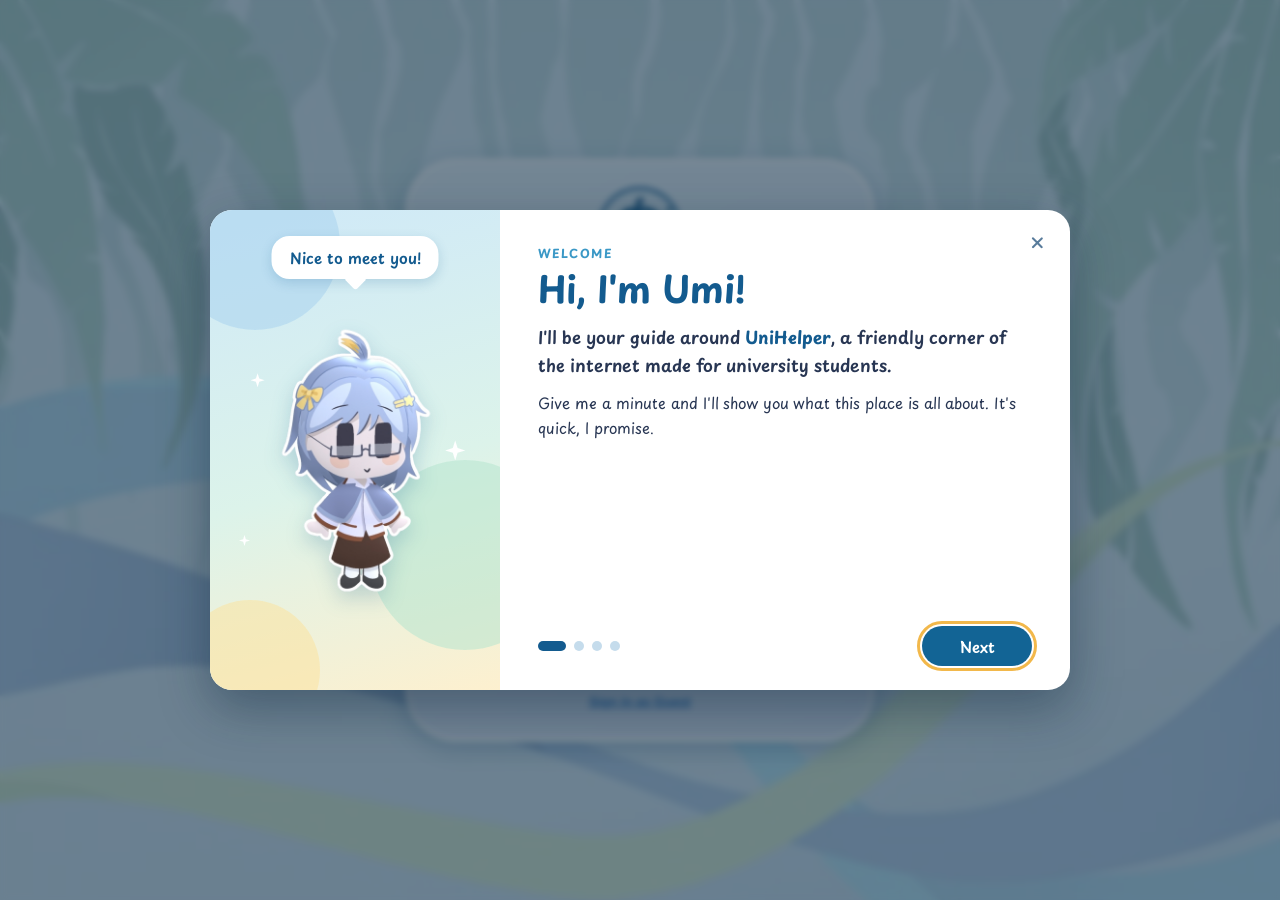
<file: index.html>
<!DOCTYPE html>
<html lang="en">
<head>
  <meta charset="UTF-8">
  <meta name="viewport" content="width=device-width, initial-scale=1.0">
  <title>UniHelper</title>
  <link rel="icon" type="image/png" href="assets/images/logo.svg">
  <noscript><meta http-equiv="refresh" content="0; url=login.html"></noscript>
  <script>
    // Entry point: signed-in visitors go Home, everyone else to Login.
    let target = "login.html";
    try {
      if (localStorage.getItem("unihelper.session")) target = "home.html";
    } catch (e) {}
    window.location.replace(target);
  </script>
</head>
<body>
  <p><a href="login.html">Continue to UniHelper</a></p>
</body>
</html>
</file>
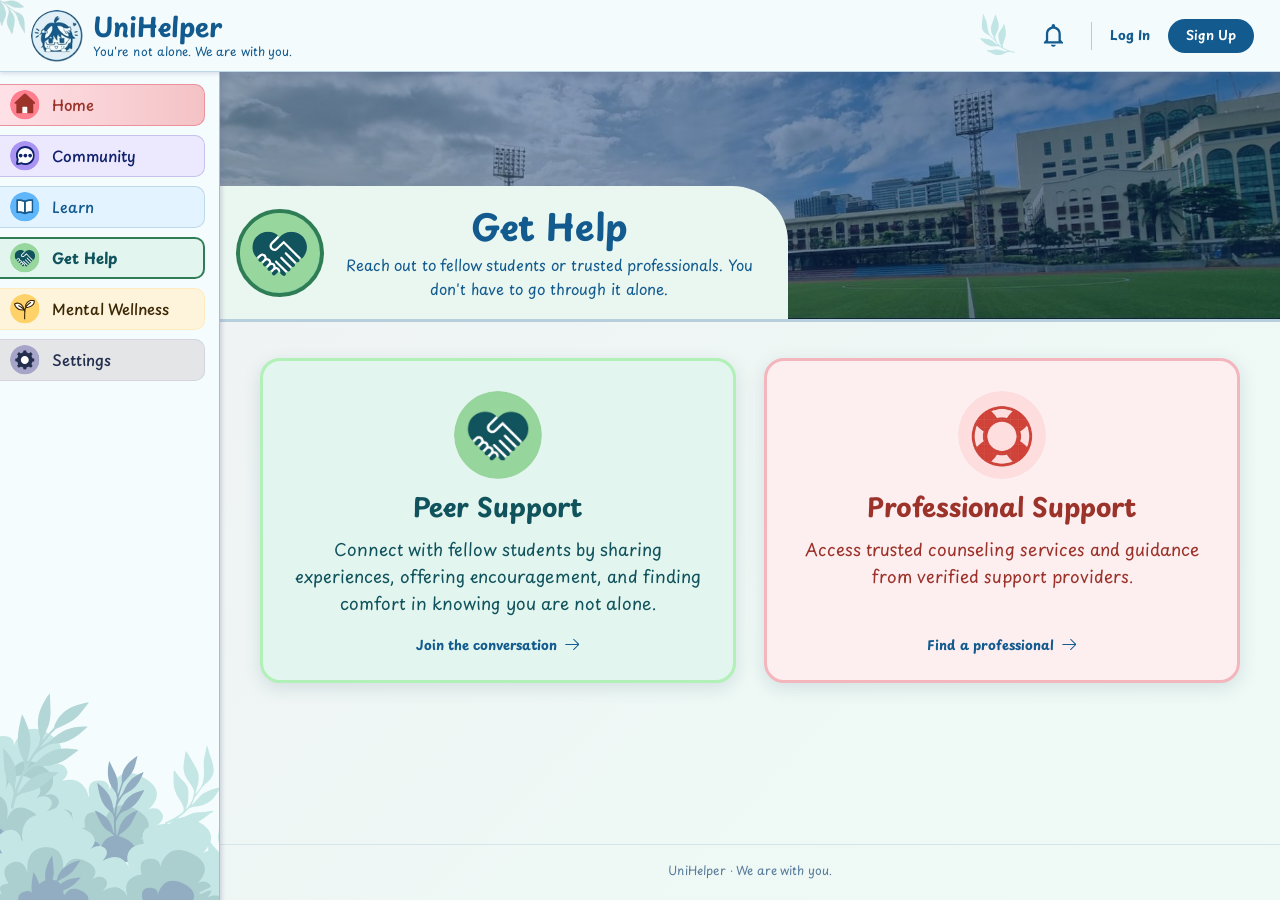
<file: get-help.html>
<!DOCTYPE html>
<html lang="en">

<head>
  <meta charset="UTF-8">
  <meta name="viewport" content="width=device-width, initial-scale=1.0">
  <meta name="theme-color" content="#f3fbfd">
  <meta name="description" content="Connect with fellow students or reach trusted professional support.">
  <title>Get Help | UniHelper</title>
  <link rel="icon" type="image/png" href="assets/images/logo.svg">
  <link rel="preconnect" href="https://fonts.googleapis.com">
  <link rel="preconnect" href="https://fonts.gstatic.com" crossorigin>
  <link href="https://fonts.googleapis.com/css2?family=Playpen+Sans:wght@400;500;600;700&display=swap" rel="stylesheet">
  <link rel="stylesheet" href="css/site.css">
  <link rel="stylesheet" href="css/help.css">
  <link rel="stylesheet" href="css/common.css">
  <script src="js/app.js" defer></script>
</head>

<body data-page="help">
  <main class="main" id="main">
    <section class="page-hero hero--campus" aria-labelledby="helpTitle">
      <div class="hero-intro">
        <div class="hero-icon" aria-hidden="true"><img class="noselect" src="assets/icons/get-help.svg" alt=""></div>
        <div>
          <h1 class="noselect" id="helpTitle">Get Help</h1>
          <p class="noselect">Reach out to fellow students or trusted professionals. You don't have to go through it
            alone.</p>
        </div>
      </div>
    </section>

    <div class="container">
      <div class="help-cards">
        <a class="help-card help-card--peer noselect" href="peer-support.html">
          <span class="help-card-icon"><img src="assets/icons/peer-support.png" alt=""></span>
          <h2>Peer Support</h2>
          <p>Connect with fellow students by sharing experiences, offering encouragement, and finding comfort in
            knowing you are not alone.</p>
          <span class="help-card-cta">Join the conversation <img src="assets/icons/arrow-blue.svg" alt=""></span>
        </a>
        <a class="help-card help-card--pro noselect" href="#" data-wip>
          <span class="help-card-icon"><img src="assets/icons/professional-support.png" alt=""></span>
          <h2>Professional Support</h2>
          <p>Access trusted counseling services and guidance from verified support providers.</p>
          <span class="help-card-cta">Find a professional <img src="assets/icons/arrow-blue.svg" alt=""></span>
        </a>
      </div>
    </div>
  </main>
</body>

</html>
</file>
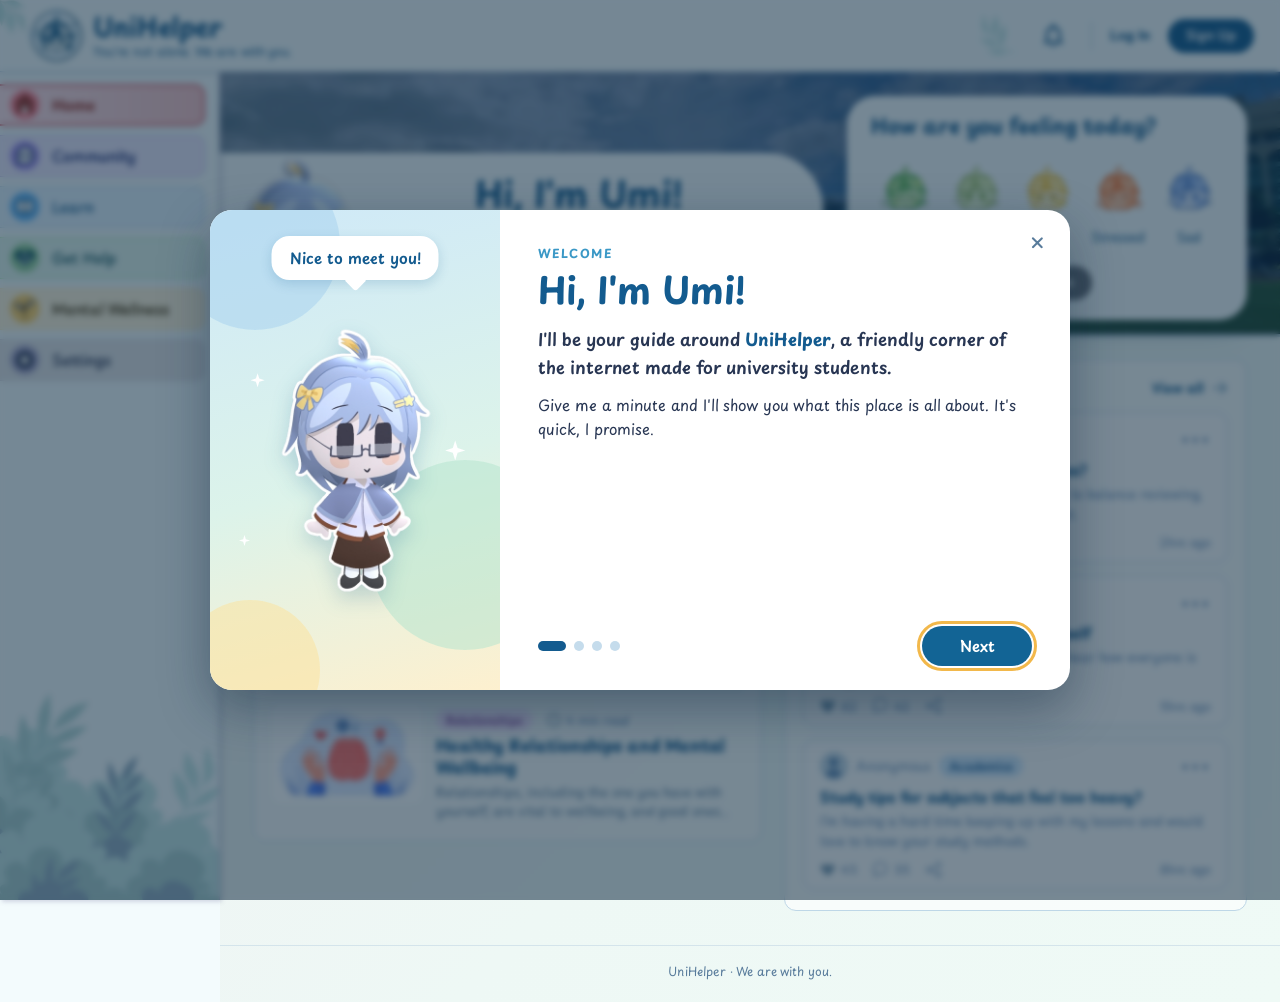
<file: home.html>
<!DOCTYPE html>
<html lang="en">

<head>
  <meta charset="UTF-8">
  <meta name="viewport" content="width=device-width, initial-scale=1.0">
  <meta name="theme-color" content="#f3fbfd">
  <meta name="description" content="UniHelper is a safe space for university students to share, learn, and find support.">
  <title>Home | UniHelper</title>
  <link rel="icon" type="image/png" href="assets/images/logo.svg">
  <link rel="preconnect" href="https://fonts.googleapis.com">
  <link rel="preconnect" href="https://fonts.gstatic.com" crossorigin>
  <link href="https://fonts.googleapis.com/css2?family=Playpen+Sans:wght@400;500;600;700&display=swap" rel="stylesheet">
  <link rel="stylesheet" href="css/site.css">
  <link rel="stylesheet" href="css/home.css">
  <link rel="stylesheet" href="css/common.css">
  <script src="js/data.js" defer></script>
  <script src="js/app.js" defer></script>
  <script src="js/home.js" defer></script>
  <link rel="stylesheet" href="css/welcome.css">
  <script src="js/welcome.js" defer></script>
</head>

<body data-page="home">
  <main class="main" id="main">
    <section class="page-hero hero--campus" aria-labelledby="homeTitle">
      <div class="hero-intro">
        <img class="hero-mascot noselect" src="assets/images/umi.svg" alt="Umi, the UniHelper mascot">
        <div>
          <h1 class="noselect" id="homeTitle">Hi, I'm Umi!</h1>
          <p class="noselect">This is a safe space for university students to share, learn, and find support. Because you
            matter.</p>
          <a class="btn btn-sm noselect" href="#" data-wip>Learn more about UniHelper
            <img class="noselect" src="assets/icons/arrow-white.svg" alt=""></a>
        </div>
      </div>

      <aside class="hero-aside mood-card noselect" aria-label="Mood check-in">
        <div id="moodPick">
          <h2 class="noselect">How are you feeling today?</h2>
          <div class="mood-options" role="group" aria-label="Choose your mood">
            <button class="mood-option noselect" type="button" data-mood="great"><img src="assets/mood/great.svg"
                alt=""><span>Great</span></button>
            <button class="mood-option noselect" type="button" data-mood="good"><img src="assets/mood/good.svg"
                alt=""><span>Good</span></button>
            <button class="mood-option noselect" type="button" data-mood="okay"><img src="assets/mood/okay.svg"
                alt=""><span>Okay</span></button>
            <button class="mood-option noselect" type="button" data-mood="stressed"><img src="assets/mood/stressed.svg"
                alt=""><span>Stressed</span></button>
            <button class="mood-option noselect" type="button" data-mood="sad"><img src="assets/mood/sad.svg"
                alt=""><span>Sad</span></button>
          </div>
          <button class="btn btn-sm mood-confirm noselect" id="moodConfirm" type="button" disabled>Confirm</button>
        </div>

        <div class="mood-response" id="moodResponse" hidden aria-live="polite">
          <h2 class="noselect" id="moodResponseTitle"></h2>
          <p class="noselect" id="moodResponseText"></p>
          <div class="mood-links" id="moodLinks"></div>
          <button class="btn btn-sm mood-done noselect" id="moodDone" type="button">Done</button>
        </div>
      </aside>
    </section>

    <div class="container">
      <div class="home-panels">
        <section class="panel" aria-labelledby="featuredTitle">
          <div class="panel-head">
            <h2 class="noselect" id="featuredTitle">Featured Articles</h2>
            <a class="view-all noselect" href="learn.html">View all <img src="assets/icons/arrow-blue.svg" alt=""></a>
          </div>
          <div id="homeArticles"></div>
        </section>

        <section class="panel" aria-labelledby="postsTitle">
          <div class="panel-head">
            <h2 class="noselect" id="postsTitle">Recent Community Posts</h2>
            <a class="view-all noselect" href="peer-support.html">View all <img src="assets/icons/arrow-blue.svg"
                alt=""></a>
          </div>
          <div id="homePosts"></div>
        </section>
      </div>
    </div>
  </main>
</body>

</html>
</file>
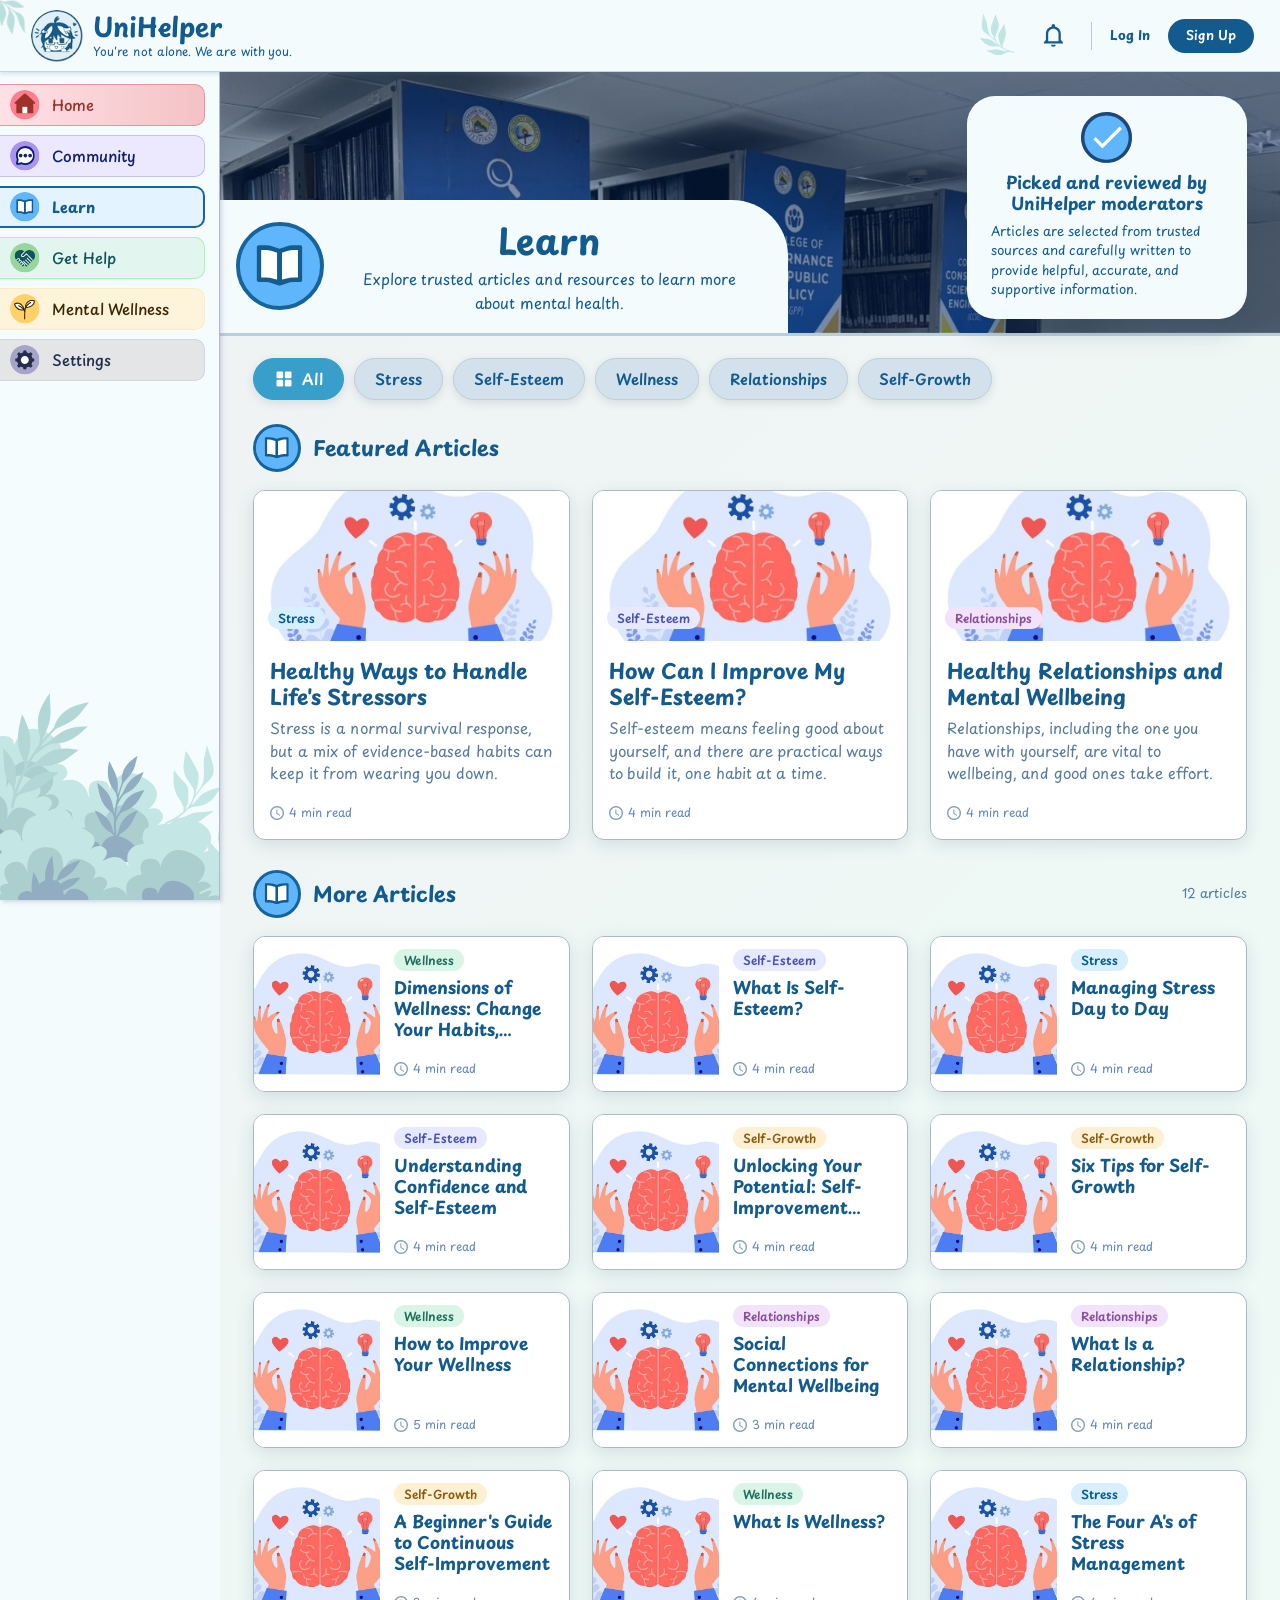
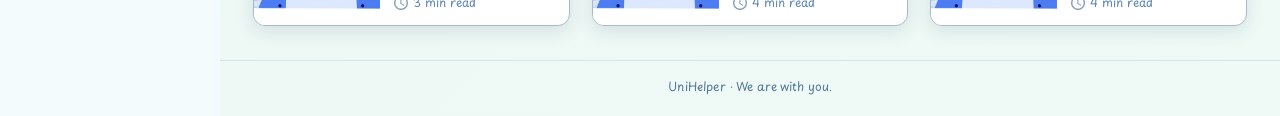
<file: learn.html>
<!DOCTYPE html>
<html lang="en">

<head>
  <meta charset="UTF-8">
  <meta name="viewport" content="width=device-width, initial-scale=1.0">
  <meta name="theme-color" content="#f3fbfd">
  <meta name="description" content="Explore supportive, easy-to-understand mental health articles with UniHelper.">
  <title>Learn | UniHelper</title>
  <link rel="icon" type="image/png" href="assets/images/logo.svg">
  <link rel="preconnect" href="https://fonts.googleapis.com">
  <link rel="preconnect" href="https://fonts.gstatic.com" crossorigin>
  <link href="https://fonts.googleapis.com/css2?family=Playpen+Sans:wght@400;500;600;700&display=swap" rel="stylesheet">
  <link rel="stylesheet" href="css/site.css">
  <link rel="stylesheet" href="css/learn.css">
  <link rel="stylesheet" href="css/common.css">
  <script src="js/data.js" defer></script>
  <script src="js/app.js" defer></script>
  <script src="js/learn.js" defer></script>
</head>

<body data-page="learn">
  <main class="main" id="main">
    <section class="page-hero hero--library noselect" id="learnHero" aria-labelledby="heroTitle">
      <div class="hero-intro">
        <div class="hero-icon" aria-hidden="true"><img src="assets/icons/learn.svg" alt=""></div>
        <div>
          <h1 id="heroTitle">Learn</h1>
          <p>Explore trusted articles and resources to learn more about mental health.</p>
        </div>
      </div>
      <aside class="hero-aside verified-card">
        <img class="verified-icon noselect" src="assets/icons/verified.svg" alt="">
        <h2 class="noselect">Picked and reviewed by UniHelper moderators</h2>
        <p class="noselect">Articles are selected from trusted sources and carefully written to provide helpful,
          accurate, and supportive
          information.</p>
      </aside>
    </section>

    <div class="container" id="libraryView">
      <div class="chip-row" id="filterRow" role="group" aria-label="Filter articles by category"></div>

      <div class="section-head featured-head" id="featuredHeading">
        <span class="heading-icon"><img class="noselect" src="assets/icons/learn.svg" alt=""></span>
        <h2 class="noselect">Featured Articles</h2>
      </div>
      <section class="card-grid featured-grid" id="featuredGrid" aria-label="Featured articles"></section>

      <div class="section-head">
        <span class="heading-icon"><img class="noselect" src="assets/icons/learn.svg" alt=""></span>
        <h2 class="noselect" id="articlesHeading">More Articles</h2>
        <span class="result-count noselect" id="resultCount" aria-live="polite"></span>
      </div>
      <div class="card-grid article-grid" id="articleGrid"></div>
      <p class="empty-state" id="emptyState" hidden>No articles found in this category yet.</p>
    </div>

    <article class="container article-view" id="articleView" hidden></article>
  </main>
</body>

</html>
</file>
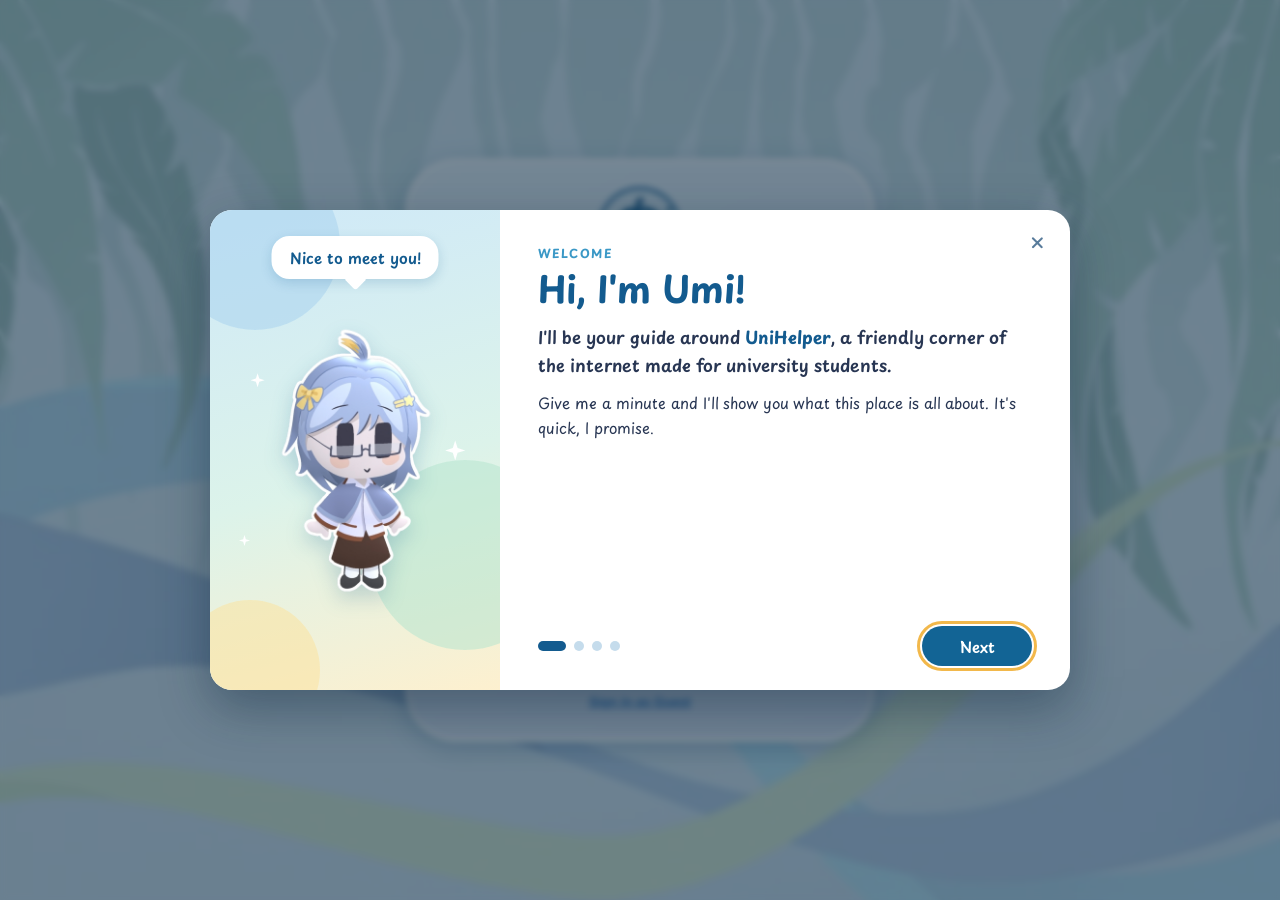
<file: login.html>
<!DOCTYPE html>
<html lang="en">

<head>
  <meta charset="UTF-8">
  <meta name="viewport" content="width=device-width, initial-scale=1.0">
  <title>UniHelper - Log In</title>
  <link rel="icon" type="image/png" href="assets/images/logo.svg">
  <link rel="preconnect" href="https://fonts.googleapis.com">
  <link rel="preconnect" href="https://fonts.gstatic.com" crossorigin>
  <link href="https://fonts.googleapis.com/css2?family=Playpen+Sans:wght@400;500;600;700;800&display=swap"
    rel="stylesheet">
  <link rel="stylesheet" href="css/auth.css">
  <link rel="stylesheet" href="css/welcome.css">
  <link rel="stylesheet" href="css/common.css">
  <script src="js/auth.js" defer></script>
  <script src="js/welcome.js" defer></script>
</head>

<body>
  <img class="auth-bg" src="assets/images/login-background.png" alt="">
  <main class="auth-page">
    <section class="auth-card">
      <header class="auth-head">
        <img class="auth-logo noselect" src="assets/images/logo.svg" alt="UniHelper logo">
        <div class="auth-title">
          <img class="laurel laurel-left noselect" src="assets/icons/laurel-left.png" alt="">
          <h1 class="noselect">Welcome Back!</h1>
          <p class="noselect">Log in to UniHelper</p>
          <img class="laurel laurel-right noselect" src="assets/icons/laurel-right.png" alt="">
        </div>
      </header>
      <form class="auth-form" id="loginForm" novalidate>
        <div class="field">
          <div class="field-wrap">
            <img class="field-icon noselect" src="assets/icons/envelope-icon.png" alt="">
            <input class="noselect" id="username" type="text" placeholder="Username or Email" autocomplete="username">
          </div>
          <p class="field-error noselect"></p>
        </div>
        <div class="field">
          <div class="field-wrap">
            <img class="field-icon noselect" src="assets/icons/lock-icon.png" alt="">
            <input class="noselect" id="password" type="password" placeholder="Password"
              autocomplete="current-password">
            <button class="eye-toggle" type="button" aria-label="Show password"><svg class="eye-icon"
                viewBox="0 0 24 24" aria-hidden="true">
                <path d="M2 12s3.6-6.5 10-6.5S22 12 22 12s-3.6 6.5-10 6.5S2 12 2 12Z"></path>
                <circle cx="12" cy="12" r="3"></circle>
                <path class="eye-slash" d="M4 5l16 14"></path>
              </svg></button>
          </div>
          <p class="field-error noselect"></p>
        </div>
        <div class="form-row">
          <label class="remember noselect"><input type="checkbox" id="remember"><span class="box"></span>Remember
            Me</label>
          <a class="forgot noselect" href="#" data-wip>Forgot password?</a>
        </div>
        <button class="auth-button noselect" type="submit">Log In<img src="assets/icons/arrow-white.png"
            alt=""></button>
        <div class="or-divider noselect"><span></span><small>or</small><span></span></div>
        <button class="signin-button noselect" type="button" data-wip><img src="assets/images/glogo.svg" alt="">Sign in
          with Google</button>
        <p class="switch noselect">Don't have an account? <a class="noselect" href="signup.html">Sign up<img
              src="assets/icons/arrow-blue.png" alt=""></a>
        </p>
        <a class="guest noselect" href="#" id="guestLogin">Sign in as Guest</a>
      </form>
    </section>
  </main>
  <div class="wip-backdrop" id="wipModal">
    <div class="wip-box" role="dialog" aria-modal="true" aria-labelledby="wipTitle">
      <h2 class="noselect" id="wipTitle">Under Construction</h2>
      <div class="wip-text">
        <p>Sorry! This feature isn’t available in the prototype just yet.</p>
        <p>We are still helping the team get everything ready, so this part of UniHelper is still under
          development.</p>
        <p>Thank you for your patience! (╥﹏╥)<br>- Umi</p>
      </div>
      <button class="wip-back" id="wipBack" type="button">Back</button>
      <img class="wip-mascot" src="assets/images/mascot.png" alt="">
    </div>
  </div>
</body>

</html>
</file>
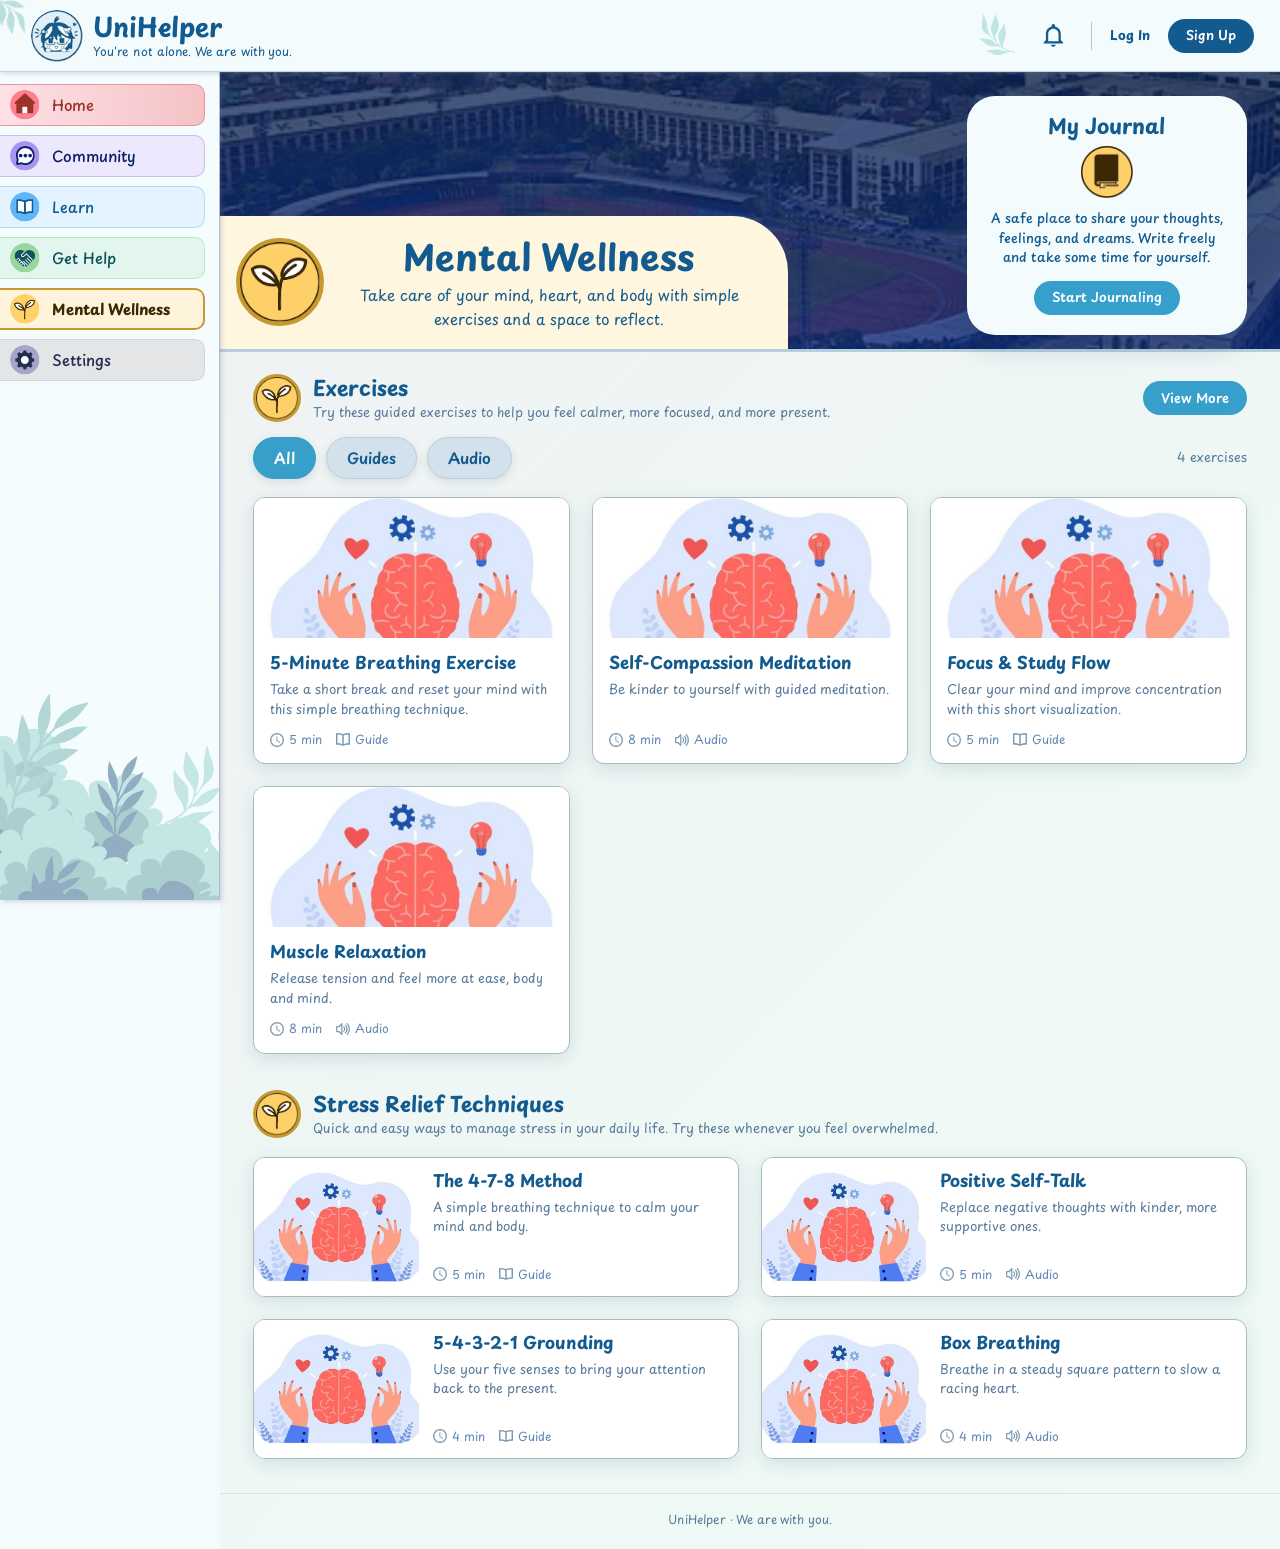
<file: mental-wellness.html>
<!DOCTYPE html>
<html lang="en">

<head>
  <meta charset="UTF-8">
  <meta name="viewport" content="width=device-width, initial-scale=1.0">
  <meta name="theme-color" content="#f3fbfd">
  <meta name="description"
    content="Guided exercises and a journal to help you take care of your mind, heart, and body.">
  <title>Mental Wellness | UniHelper</title>
  <link rel="icon" type="image/png" href="assets/images/logo.svg">
  <link rel="preconnect" href="https://fonts.googleapis.com">
  <link rel="preconnect" href="https://fonts.gstatic.com" crossorigin>
  <link href="https://fonts.googleapis.com/css2?family=Playpen+Sans:wght@400;500;600;700&display=swap" rel="stylesheet">
  <link rel="stylesheet" href="css/site.css">
  <link rel="stylesheet" href="css/mental-wellness.css">
  <link rel="stylesheet" href="css/common.css">
  <script src="js/app.js" defer></script>
  <script src="js/mental-wellness.js" defer></script>
</head>

<body data-page="mental-wellness">
  <main class="main" id="main">
    <section class="page-hero hero--aerial" aria-labelledby="careTitle">
      <div class="hero-intro">
        <div class="hero-icon noselect" aria-hidden="true"><img src="assets/icons/plant.png" alt=""></div>
        <div>
          <h1 class="noselect" id="careTitle">Mental Wellness</h1>
          <p class="noselect">Take care of your mind, heart, and body with simple exercises and a space to reflect.</p>
        </div>
      </div>
      <aside class="hero-aside journal-card" id="journal" aria-labelledby="journalTitle">
        <h2 class="noselect" id="journalTitle">My Journal</h2>
        <img class="journal-icon noselect" src="assets/icons/journal.png" alt="">
        <p class="noselect">A safe place to share your thoughts, feelings, and dreams. Write freely and take some time
          for yourself.</p>
        <button class="btn btn-bright btn-sm noselect" type="button" data-wip>Start Journaling</button>
      </aside>
    </section>

    <div class="container">
      <section class="care-section noselect" id="exercises" aria-labelledby="exercisesTitle">
        <div class="section-head">
          <span class="heading-icon noselect"><img class="noselect" src="assets/icons/plant.png" alt=""></span>
          <div>
            <h2 class="noselect" id="exercisesTitle">Exercises</h2>
            <p class="noselect">Try these guided exercises to help you feel calmer, more focused, and more present.</p>
          </div>
          <button class="btn btn-bright btn-sm head-action noselect" type="button" data-wip>View More</button>
        </div>
        <div class="chip-row" id="typeFilter" role="group" aria-label="Filter exercises by format">
          <button class="chip selected noselect" type="button" data-type="all" aria-pressed="true">All</button>
          <button class="chip noselect" type="button" data-type="guide" aria-pressed="false">Guides</button>
          <button class="chip noselect" type="button" data-type="audio" aria-pressed="false">Audio</button>
          <span class="result-count noselect" id="exerciseCount" aria-live="polite"></span>
        </div>
        <div class="card-grid care-grid" id="exerciseGrid">
          <a class="media-card media-card--v" href="#" data-wip data-type="guide">
            <span class="media-media"><img src="assets/images/article-placeholder.jpg" alt=""></span>
            <span class="media-body">
              <span class="media-title">5-Minute Breathing Exercise</span>
              <span class="media-desc">Take a short break and reset your mind with this simple breathing
                technique.</span>
              <span class="meta"><span class="meta-item"><img src="assets/icons/clock.png" alt="">5 min</span><span
                  class="meta-item"><img src="assets/icons/guide.png" alt="">Guide</span></span>
            </span>
          </a>
          <a class="media-card media-card--v" href="#" data-wip data-type="audio">
            <span class="media-media"><img src="assets/images/article-placeholder.jpg" alt=""></span>
            <span class="media-body">
              <span class="media-title">Self-Compassion Meditation</span>
              <span class="media-desc">Be kinder to yourself with guided meditation.</span>
              <span class="meta"><span class="meta-item"><img src="assets/icons/clock.png" alt="">8 min</span><span
                  class="meta-item"><img src="assets/icons/audio.png" alt="">Audio</span></span>
            </span>
          </a>
          <a class="media-card media-card--v" href="#" data-wip data-type="guide">
            <span class="media-media"><img src="assets/images/article-placeholder.jpg" alt=""></span>
            <span class="media-body">
              <span class="media-title">Focus &amp; Study Flow</span>
              <span class="media-desc">Clear your mind and improve concentration with this short visualization.</span>
              <span class="meta"><span class="meta-item"><img src="assets/icons/clock.png" alt="">5 min</span><span
                  class="meta-item"><img src="assets/icons/guide.png" alt="">Guide</span></span>
            </span>
          </a>
          <a class="media-card media-card--v" href="#" data-wip data-type="audio">
            <span class="media-media"><img src="assets/images/article-placeholder.jpg" alt=""></span>
            <span class="media-body">
              <span class="media-title">Muscle Relaxation</span>
              <span class="media-desc">Release tension and feel more at ease, body and mind.</span>
              <span class="meta"><span class="meta-item"><img src="assets/icons/clock.png" alt="">8 min</span><span
                  class="meta-item"><img src="assets/icons/audio.png" alt="">Audio</span></span>
            </span>
          </a>
        </div>
      </section>

      <section class="care-section" aria-labelledby="stressTitle">
        <div class="section-head">
          <span class="heading-icon noselect"><img class="noselect" src="assets/icons/plant.png" alt=""></span>
          <div>
            <h2 class="noselect" id="stressTitle">Stress Relief Techniques</h2>
            <p class="noselect">Quick and easy ways to manage stress in your daily life. Try these whenever you feel
              overwhelmed.</p>
          </div>
        </div>
        <div class="card-grid side-grid">
          <a class="media-card media-card--h noselect" href="#" data-wip>
            <span class="media-media noselect"><img class="noselect" src="assets/images/article-placeholder.jpg"
                alt=""></span>
            <span class="media-body">
              <span class="media-title noselect">The 4-7-8 Method</span>
              <span class="media-desc noselect">A simple breathing technique to calm your mind and body.</span>
              <span class="meta noselect"><span class="meta-item noselect"><img class="noselect"
                    src="assets/icons/clock.png" alt="">5 min</span><span class="meta-item"><img class="noselect"
                    src="assets/icons/guide.png" alt="">Guide</span></span>
            </span>
          </a>
          <a class="media-card media-card--h" href="#" data-wip>
            <span class="media-media"><img src="assets/images/article-placeholder.jpg" alt=""></span>
            <span class="media-body">
              <span class="media-title">Positive Self-Talk</span>
              <span class="media-desc">Replace negative thoughts with kinder, more supportive ones.</span>
              <span class="meta"><span class="meta-item"><img src="assets/icons/clock.png" alt="">5 min</span><span
                  class="meta-item"><img src="assets/icons/audio.png" alt="">Audio</span></span>
            </span>
          </a>
          <a class="media-card media-card--h" href="#" data-wip>
            <span class="media-media"><img src="assets/images/article-placeholder.jpg" alt=""></span>
            <span class="media-body">
              <span class="media-title">5-4-3-2-1 Grounding</span>
              <span class="media-desc">Use your five senses to bring your attention back to the present.</span>
              <span class="meta"><span class="meta-item"><img src="assets/icons/clock.png" alt="">4 min</span><span
                  class="meta-item"><img src="assets/icons/guide.png" alt="">Guide</span></span>
            </span>
          </a>
          <a class="media-card media-card--h" href="#" data-wip>
            <span class="media-media"><img src="assets/images/article-placeholder.jpg" alt=""></span>
            <span class="media-body">
              <span class="media-title">Box Breathing</span>
              <span class="media-desc">Breathe in a steady square pattern to slow a racing heart.</span>
              <span class="meta"><span class="meta-item"><img src="assets/icons/clock.png" alt="">4 min</span><span
                  class="meta-item"><img src="assets/icons/audio.png" alt="">Audio</span></span>
            </span>
          </a>
        </div>
      </section>
    </div>
  </main>
</body>

</html>
</file>
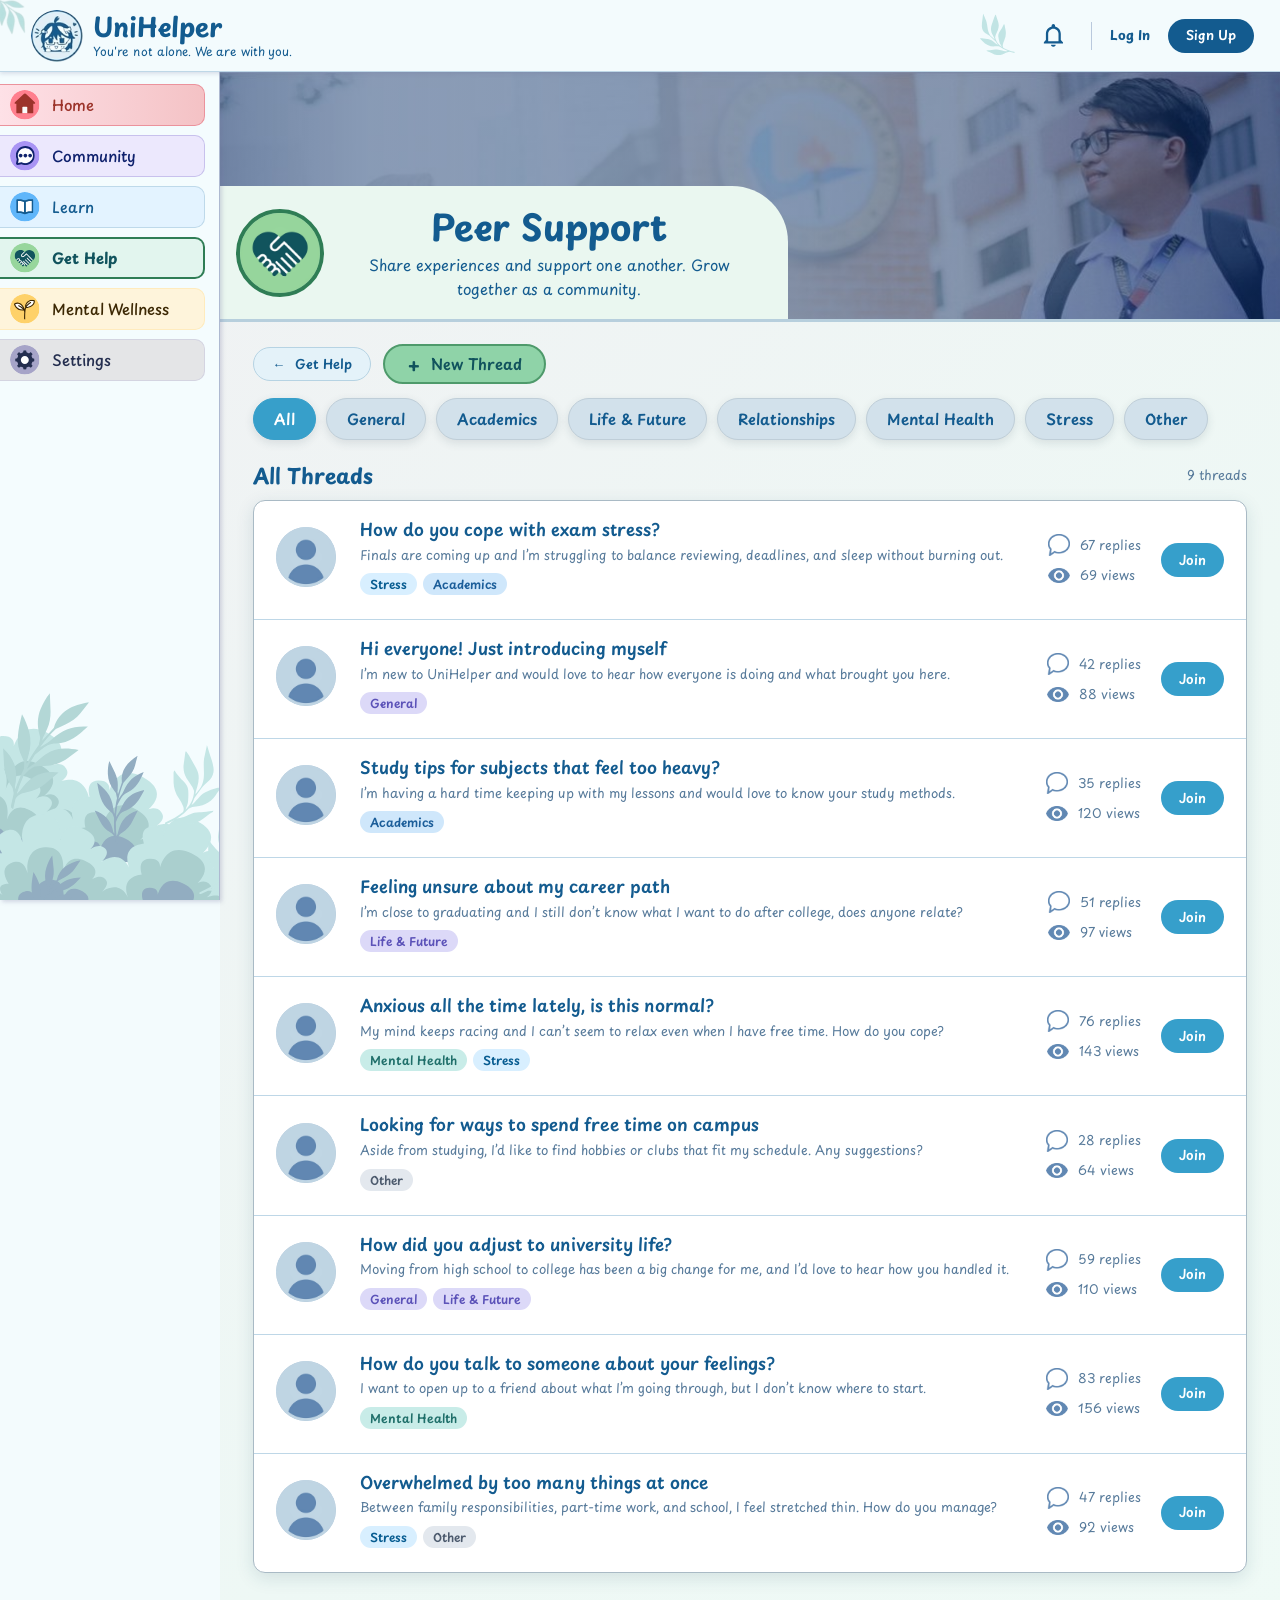
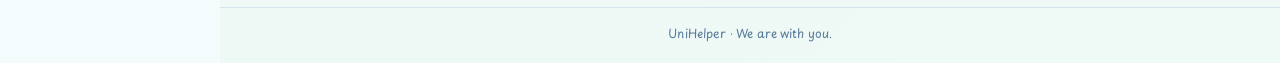
<file: peer-support.html>
<!DOCTYPE html>
<html lang="en">

<head>
  <meta charset="UTF-8">
  <meta name="viewport" content="width=device-width, initial-scale=1.0">
  <meta name="theme-color" content="#f3fbfd">
  <meta name="description" content="Share experiences and support one another. Grow together as a community.">
  <title>Peer Support | UniHelper</title>
  <link rel="icon" type="image/png" href="assets/images/logo.svg">
  <link rel="preconnect" href="https://fonts.googleapis.com">
  <link rel="preconnect" href="https://fonts.gstatic.com" crossorigin>
  <link href="https://fonts.googleapis.com/css2?family=Playpen+Sans:wght@400;500;600;700&display=swap" rel="stylesheet">
  <link rel="stylesheet" href="css/site.css">
  <link rel="stylesheet" href="css/help.css">
  <link rel="stylesheet" href="css/common.css">
  <script src="js/data.js" defer></script>
  <script src="js/app.js" defer></script>
  <script src="js/peer.js" defer></script>
</head>

<body data-page="help">
  <main class="main" id="main">
    <section class="page-hero hero--peer" aria-labelledby="peerTitle">
      <div class="hero-intro">
        <div class="hero-icon noselect" aria-hidden="true"><img class="noselect" src="assets/icons/peer-support.png"
            alt=""></div>
        <div>
          <h1 class="noselect" id="peerTitle">Peer Support</h1>
          <p class="noselect">Share experiences and support one another. Grow together as a community.</p>
        </div>
      </div>
    </section>

    <div class="container">
      <div class="peer-controls noselect">
        <a class="btn btn-soft btn-sm noselect" href="get-help.html"><span class="noselect" aria-hidden="true">←</span>
          Get Help</a>
        <button class="btn new-thread noselect" type="button" data-wip><span class="noselect"
            aria-hidden="true">+</span> New
          Thread</button>
        <div class="chip-row noselect" id="tagFilter" role="group" aria-label="Filter threads by tag"></div>
      </div>

      <div class="section-head thread-head">
        <h2 class="noselect" id="threadHeading">All Threads</h2>
        <span class="result-count noselect" id="threadCount" aria-live="polite"></span>
      </div>
      <section class="thread-list" id="threadList" aria-labelledby="threadHeading"></section>
      <p class="empty-state" id="threadEmpty" hidden>No threads with this tag yet. Be the first to start one!</p>
    </div>
  </main>
</body>

</html>
</file>
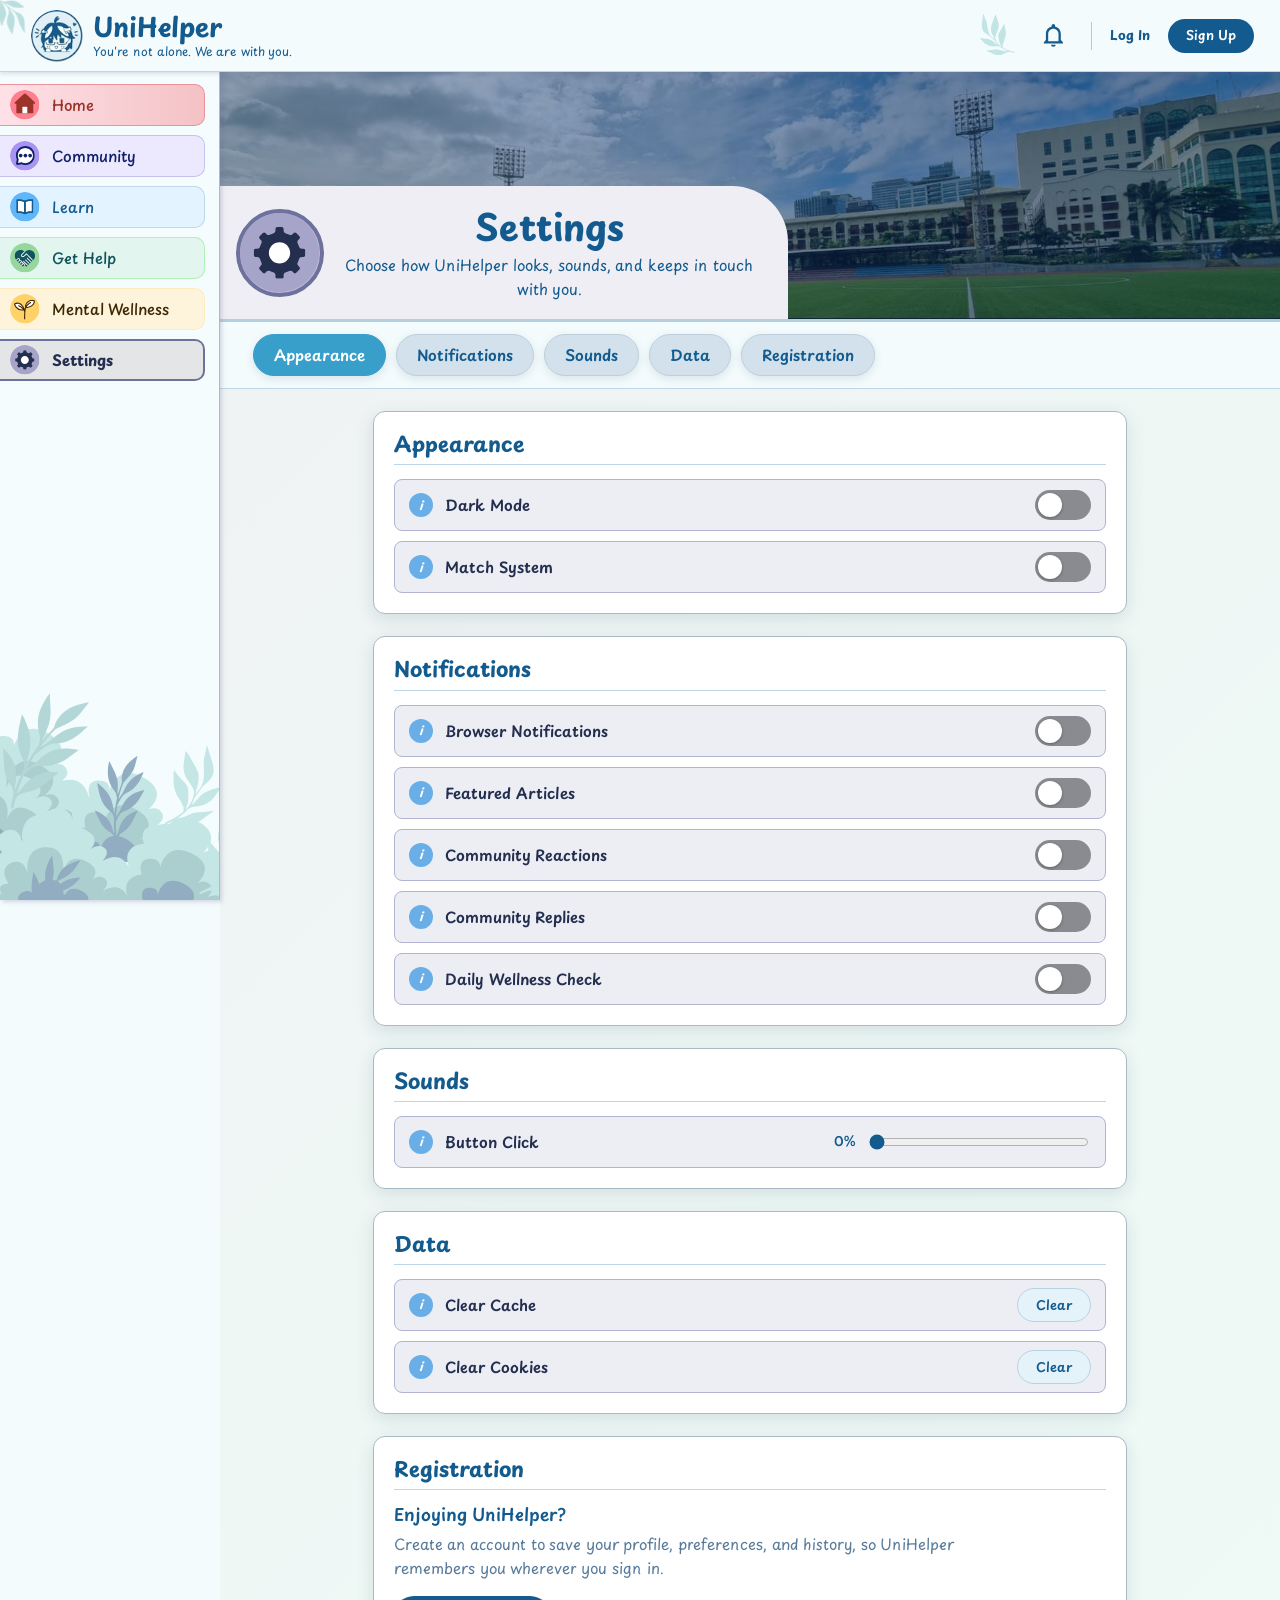
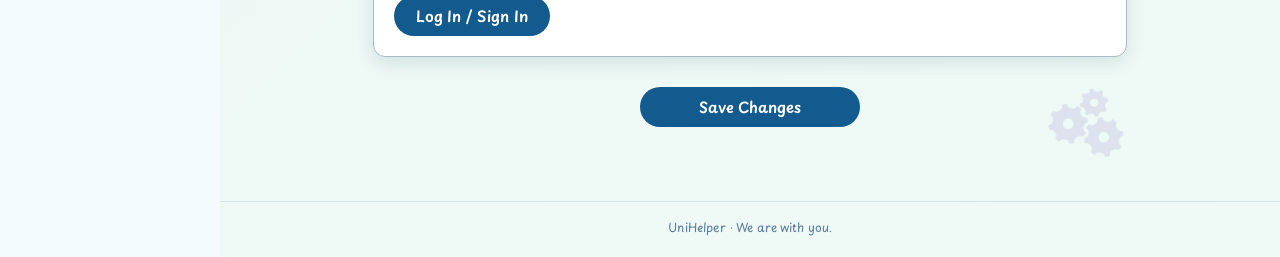
<file: settings.html>
<!DOCTYPE html>
<html lang="en">

<head>
  <meta charset="UTF-8">
  <meta name="viewport" content="width=device-width, initial-scale=1.0">
  <meta name="theme-color" content="#f3fbfd">
  <meta name="description" content="Customize appearance, notifications, sounds and data for UniHelper.">
  <title>Settings | UniHelper</title>
  <link rel="icon" type="image/png" href="assets/images/logo.svg">
  <link rel="preconnect" href="https://fonts.googleapis.com">
  <link rel="preconnect" href="https://fonts.gstatic.com" crossorigin>
  <link href="https://fonts.googleapis.com/css2?family=Playpen+Sans:wght@400;500;600;700&display=swap" rel="stylesheet">
  <link rel="stylesheet" href="css/site.css">
  <link rel="stylesheet" href="css/settings.css">
  <link rel="stylesheet" href="css/common.css">
  <script src="js/app.js" defer></script>
  <script src="js/settings.js" defer></script>
</head>

<body data-page="settings">
  <main class="main" id="main">
    <section class="page-hero hero--campus" aria-labelledby="settingsTitle">
      <div class="hero-intro">
        <div class="hero-icon" aria-hidden="true"><img class="noselect" src="assets/icons/settings.svg" alt=""></div>
        <div>
          <h1 class="noselect" id="settingsTitle">Settings</h1>
          <p class="noselect">Choose how UniHelper looks, sounds, and keeps in touch with you.</p>
        </div>
      </div>
    </section>

    <nav class="settings-nav" aria-label="Settings sections">
      <div class="chip-row" id="settingsTabs">
        <button class="chip noselect selected" type="button" data-target="appearance"
          aria-pressed="true">Appearance</button>
        <button class="chip noselect" type="button" data-target="notifications"
          aria-pressed="false">Notifications</button>
        <button class="chip noselect" type="button" data-target="sounds" aria-pressed="false">Sounds</button>
        <button class="chip noselect" type="button" data-target="data" aria-pressed="false">Data</button>
        <button class="chip noselect" type="button" data-target="registration"
          aria-pressed="false">Registration</button>
      </div>
    </nav>

    <div class="container settings-container">
      <section class="settings-section" id="appearance" aria-labelledby="appearanceHeading">
        <h2 class="noselect" id="appearanceHeading">Appearance</h2>
        <div class="setting-row">
          <button class="info-icon noselect" type="button" aria-label="About Dark Mode"
            data-tip="Uses a darker color scheme to reduce eye strain.">i</button>
          <span class="setting-name noselect">Dark Mode</span>
          <label class="toggle noselect" data-wip><input type="checkbox" aria-label="Dark Mode"><span
              class="toggle-track"></span></label>
        </div>
        <div class="setting-row">
          <button class="info-icon noselect" type="button" aria-label="About Match System"
            data-tip="Automatically follows your device's current appearance settings.">i</button>
          <span class="setting-name noselect">Match System</span>
          <label class="toggle noselect" data-wip><input type="checkbox" aria-label="Match System"><span
              class="toggle-track"></span></label>
        </div>
      </section>

      <section class="settings-section" id="notifications" aria-labelledby="notificationsHeading">
        <h2 class="noselect" id="notificationsHeading">Notifications</h2>
        <div class="setting-row">
          <button class="info-icon noselect" type="button" aria-label="About Browser Notifications"
            data-tip="Enables or disables all browser notifications from UniHelper.">i</button>
          <span class="setting-name noselect">Browser Notifications</span>
          <label class="toggle noselect" data-wip><input type="checkbox" aria-label="Browser Notifications"><span
              class="toggle-track"></span></label>
        </div>
        <div class="setting-row">
          <button class="info-icon noselect" type="button" aria-label="About Featured Articles"
            data-tip="Notifies you when new featured articles are published.">i</button>
          <span class="setting-name noselect">Featured Articles</span>
          <label class="toggle noselect" data-wip><input type="checkbox" aria-label="Featured Articles"><span
              class="toggle-track"></span></label>
        </div>
        <div class="setting-row">
          <button class="info-icon noselect" type="button" aria-label="About Community Reactions"
            data-tip="Notifies you when someone reacts to your posts or comments.">i</button>
          <span class="setting-name noselect">Community Reactions</span>
          <label class="toggle noselect" data-wip><input type="checkbox" aria-label="Community Reactions"><span
              class="toggle-track"></span></label>
        </div>
        <div class="setting-row">
          <button class="info-icon noselect" type="button" aria-label="About Community Replies"
            data-tip="Notifies you when someone replies to your posts or comments.">i</button>
          <span class="setting-name noselect">Community Replies</span>
          <label class="toggle noselect" data-wip><input type="checkbox" aria-label="Community Replies"><span
              class="toggle-track"></span></label>
        </div>
        <div class="setting-row">
          <button class="info-icon noselect" type="button" aria-label="About Daily Wellness Check"
            data-tip="Receive a daily check-in from Umi on your mood and well-being.">i</button>
          <span class="setting-name noselect">Daily Wellness Check</span>
          <label class="toggle noselect" data-wip><input type="checkbox" aria-label="Daily Wellness Check"><span
              class="toggle-track"></span></label>
        </div>
      </section>

      <section class="settings-section" id="sounds" aria-labelledby="soundsHeading">
        <h2 class="noselect" id="soundsHeading">Sounds</h2>
        <div class="setting-row">
          <button class="info-icon noselect" type="button" aria-label="About Button Click"
            data-tip="Volume of click sound whenever you interact with buttons and menus">i</button>
          <span class="setting-name noselect">Button Click</span>
          <span class="sound-value noselect" id="soundValue">0%</span><input type="range" class="sound-slider"
            id="soundSlider" min="0" max="100" value="0" aria-label="Button click volume">
        </div>
      </section>

      <section class="settings-section" id="data" aria-labelledby="dataHeading">
        <h2 class="noselect" id="dataHeading">Data</h2>
        <div class="setting-row">
          <button class="info-icon noselect" type="button" aria-label="About Clear Cache"
            data-tip="Removes temporary files stored by UniHelper.">i</button>
          <span class="setting-name noselect">Clear Cache</span>
          <button class="btn btn-soft btn-sm noselect" type="button" data-wip>Clear</button>
        </div>
        <div class="setting-row">
          <button class="info-icon noselect" type="button" aria-label="About Clear Cookies"
            data-tip="Removes cookies stored by UniHelper. You may need to sign in again after clearing cookies.">i</button>
          <span class="setting-name noselect">Clear Cookies</span>
          <button class="btn btn-soft btn-sm noselect" type="button" data-wip>Clear</button>
        </div>
      </section>

      <section class="settings-section registration" id="registration" aria-labelledby="registrationHeading">
        <h2 class="noselect" id="registrationHeading">Registration</h2>
        <div class="noselect" id="registrationBody">
          <h3 class="noselect">Enjoying UniHelper?</h3>
          <p class="noselect">Create an account to save your profile, preferences, and history, so UniHelper remembers
            you wherever you
            sign in.</p>
          <a class="btn noselect" href="login.html">Log In / Sign In</a>
        </div>
      </section>

      <div class="settings-footer">
        <button class="btn noselect" type="button" data-wip>Save Changes</button>
        <img class="settings-gears noselect" src="assets/icons/gears.png" alt="">
      </div>
    </div>
  </main>
</body>

</html>
</file>
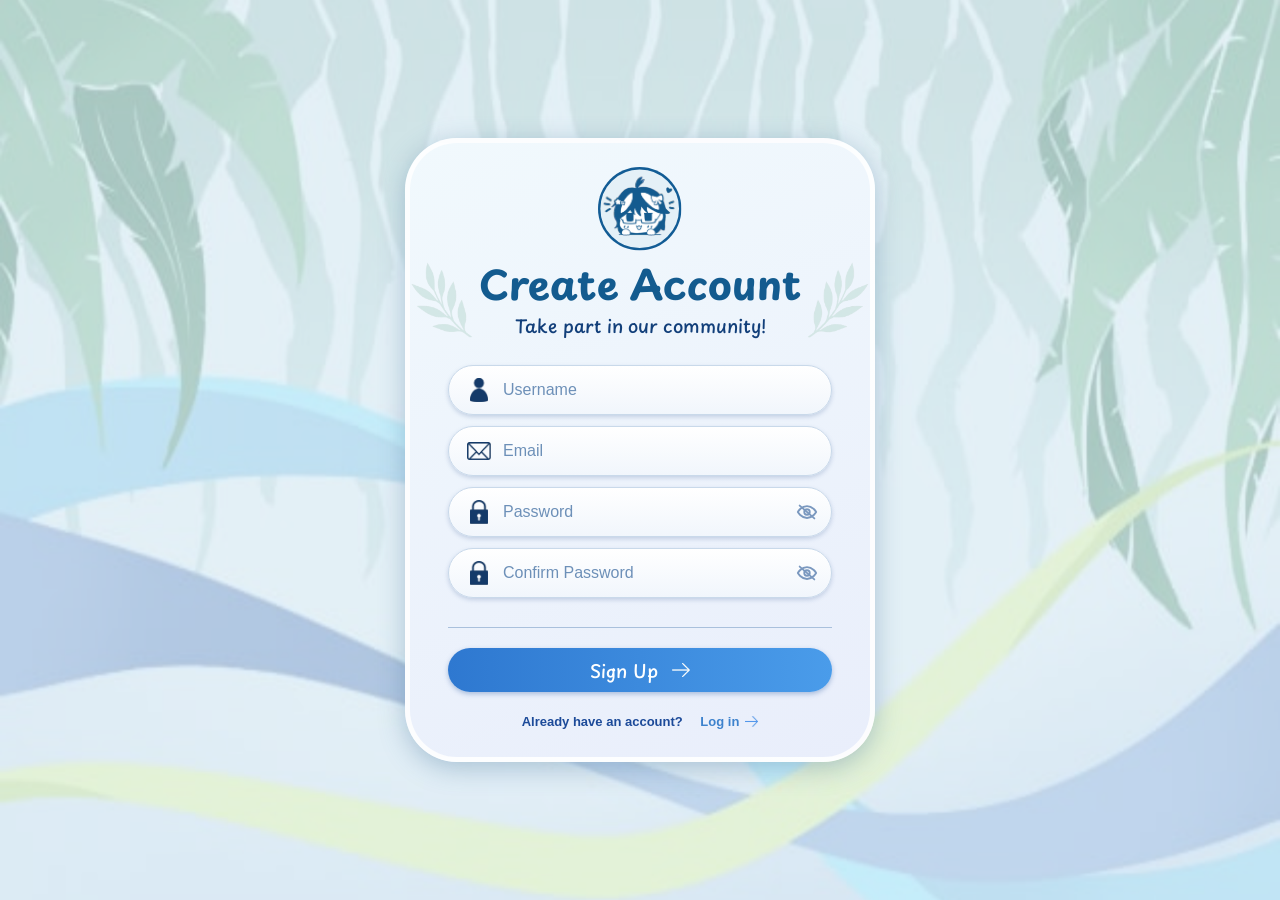
<file: signup.html>
<!DOCTYPE html>
<html lang="en">

<head>
  <meta charset="UTF-8">
  <meta name="viewport" content="width=device-width, initial-scale=1.0">
  <title>UniHelper - Create Account</title>
  <link rel="icon" type="image/png" href="assets/images/logo.svg">
  <link rel="preconnect" href="https://fonts.googleapis.com">
  <link rel="preconnect" href="https://fonts.gstatic.com" crossorigin>
  <link href="https://fonts.googleapis.com/css2?family=Playpen+Sans:wght@400;500;600;700;800&display=swap"
    rel="stylesheet">
  <link rel="stylesheet" href="css/auth.css">
  <link rel="stylesheet" href="css/common.css">
  <script src="js/auth.js" defer></script>
</head>

<body>
  <img class="auth-bg" src="assets/images/login-background.png" alt="">
  <main class="auth-page">
    <section class="auth-card auth-card--tall">
      <header class="auth-head">
        <img class="auth-logo noselect" src="assets/images/logo.svg" alt="UniHelper logo">
        <div class="auth-title">
          <img class="laurel laurel-left noselect" src="assets/icons/laurel-left.png" alt="">
          <h1 class="noselect">Create Account</h1>
          <p class="noselect">Take part in our community!</p>
          <img class="laurel laurel-right noselect" src="assets/icons/laurel-right.png" alt="">
        </div>
      </header>
      <form class="auth-form" id="signupForm" novalidate>
        <div class="field">
          <div class="field-wrap">
            <img class="field-icon noselect" src="assets/icons/userIcon.png" alt="">
            <input id="username" type="text" placeholder="Username" autocomplete="username">
          </div>
          <p class="field-error"></p>
        </div>
        <div class="field">
          <div class="field-wrap">
            <img class="field-icon noselect" src="assets/icons/envelope-icon.png" alt="">
            <input id="email" type="email" placeholder="Email" autocomplete="email">
          </div>
          <p class="field-error"></p>
        </div>
        <div class="field">
          <div class="field-wrap">
            <img class="field-icon noselect" src="assets/icons/lock-icon.png" alt="">
            <input id="password" type="password" placeholder="Password" autocomplete="new-password">
            <button class="eye-toggle" type="button" aria-label="Show password"><svg class="eye-icon"
                viewBox="0 0 24 24" aria-hidden="true">
                <path d="M2 12s3.6-6.5 10-6.5S22 12 22 12s-3.6 6.5-10 6.5S2 12 2 12Z"></path>
                <circle cx="12" cy="12" r="3"></circle>
                <path class="eye-slash" d="M4 5l16 14"></path>
              </svg></button>
          </div>
          <p class="field-error"></p>
        </div>
        <div class="field">
          <div class="field-wrap">
            <img class="field-icon noselect" src="assets/icons/lock-icon.png" alt="">
            <input id="confirm" type="password" placeholder="Confirm Password" autocomplete="new-password">
            <button class="eye-toggle" type="button" aria-label="Show password"><svg class="eye-icon"
                viewBox="0 0 24 24" aria-hidden="true">
                <path d="M2 12s3.6-6.5 10-6.5S22 12 22 12s-3.6 6.5-10 6.5S2 12 2 12Z"></path>
                <circle cx="12" cy="12" r="3"></circle>
                <path class="eye-slash" d="M4 5l16 14"></path>
              </svg></button>
          </div>
          <p class="field-error"></p>
        </div>
        <hr class="rule">
        <button class="auth-button noselect" type="submit">Sign Up<img src="assets/icons/arrow-white.png" alt=""></button>
        <p class="switch noselect">Already have an account? <a href="login.html">Log in<img
              src="assets/icons/arrow-blue.png" alt=""></a></p>
      </form>
    </section>
  </main>
  <div class="wip-backdrop" id="wipModal">
    <div class="wip-box" role="dialog" aria-modal="true" aria-labelledby="wipTitle">
      <h2 class="noselect" id="wipTitle">Under Construction</h2>
      <div class="wip-text">
        <p>Sorry! This feature isn’t available in the prototype just yet.</p>
        <p>We are still helping the team get everything ready, so this part of UniHelper is still under
          development.</p>
        <p>Thank you for your patience! (╥﹏╥)<br>- Umi</p>
      </div>
      <button class="wip-back" id="wipBack" type="button">Back</button>
      <img class="wip-mascot" src="assets/images/mascot.png" alt="">
    </div>
  </div>
</body>

</html>
</file>
<file: css/site.css>
/* ==========================================================================
   UniHelper — shared design system
   One font, one type scale, one palette, one layout shell for every page.
   Page-specific styles live in css/<page>.css and only use the tokens below.
   ========================================================================== */

/* ---------- 1. Tokens ---------------------------------------------------- */
:root {
  /* Font: Playpen Sans everywhere */
  --font: "Playpen Sans",
          "Trebuchet MS",
          Arial,
          sans-serif;

  /* Type scale (rem). Change a value here and it updates the whole site. */
  --fs-xs: 0.75rem; /* 12px  tags, captions            */
  --fs-sm: 0.8125rem; /* 13px  meta, helper text         */
  --fs-base: 0.9375rem; /* 15px  body, buttons, nav        */
  --fs-md: 1.0625rem; /* 17px  card titles, lead text    */
  --fs-lg: 1.3125rem; /* 21px  section titles            */
  --fs-xl: 1.625rem; /* 26px  sub-hero headings         */
  --fs-2xl: clamp(1.75rem, 1.35rem + 1.6vw, 2.25rem); /* 28–36px  page titles */
  --lh-tight: 1.25;
  --lh-body: 1.6;

  /* Brand palette */
  --brand: #135b8f;
  --brand-dark: #0f4a75;
  --brand-bright: #369fcb;
  --ink: #123c68; /* headings */
  --text: #283653; /* body copy */
  --muted: #587b9b; /* secondary copy */
  --line: #bed7e7;
  --page: #f3fbfd;
  --page-grad: linear-gradient(135deg, #f0f1f3 0%, #eef8f5 60%, #effaf6 100%);
  --surface: #ffffff;
  --surface-soft: rgba(255, 255, 255, 0.6);
  --focus: #f2b84b;
  --error: #b42318;
  --success: #176b45;

  /* Shape + depth */
  --radius-sm: 8px;
  --radius: 12px;
  --radius-lg: 20px;
  --shadow-sm: 0 2px 6px rgba(27, 66, 91, 0.1);
  --shadow: 0 5px 18px rgba(27, 66, 91, 0.13);
  --shadow-lg: 0 10px 28px rgba(27, 66, 91, 0.22);

  /* Layout */
  --header-h: 72px;
  --sidebar-w: 224px; /* fits "Mental Wellness" on one line */
  --gutter: clamp(16px, 2.6vw, 40px);
  --content-max: 1320px;
}

/* Page + sidebar colour themes. Each page picks one via <body data-page="…">;
   the matching sidebar pill uses the same set of variables. */
body[data-page="home"],
.nav-home {
  --c-bg: linear-gradient(90deg, #fee1e7, #f4c2c5);
  --c-bd: #eb929c;
  --c-ink: #9c332a;
  --c-strong: #d9606d;
  --c-card: #f4fbfd;
  --c-icon: #f4c2c5;
}

body[data-page="community"],
.nav-community {
  --c-bg: #ece8fd;
  --c-bd: #c8c1ed;
  --c-ink: #0f216d;
  --c-strong: #8d80d8;
  --c-card: #f1eefd;
  --c-icon: #c8c1ed;
}

body[data-page="learn"],
.nav-learn {
  --c-bg: #e3f3ff;
  --c-bd: #bed9ea;
  --c-ink: #135b8f;
  --c-strong: #17649d;
  --c-card: #f4fbfd;
  --c-icon: #63b7f3;
}

body[data-page="help"],
.nav-help {
  --c-bg: #e2f5ee;
  --c-bd: #b1f0b6;
  --c-ink: #11535d;
  --c-strong: #2f7d55;
  --c-card: #eaf7f0;
  --c-icon: #8fd3a8;
}

body[data-page="mental-wellness"],
.nav-mental-wellness {
  --c-bg: #fef4db;
  --c-bd: #ffebbd;
  --c-ink: #3c2804;
  --c-strong: #c79a2e;
  --c-card: #fff6e0;
  --c-icon: #ffd77a;
}

body[data-page="settings"],
.nav-settings {
  --c-bg: #e4e5e7;
  --c-bd: #d4d4e1;
  --c-ink: #242e4f;
  --c-strong: #6f719d;
  --c-card: #eeeef4;
  --c-icon: #b9b8d8;
}

/* ---------- 2. Base ------------------------------------------------------ */
*,
*::before,
*::after {
  box-sizing: border-box;
}

html {
  scroll-behavior: smooth;
  scroll-padding-top: calc(var(--header-h) + 16px);
  -webkit-text-size-adjust: 100%;
}

body {
  margin: 0;
  font-family: var(--font);
  font-size: var(--fs-base);
  line-height: var(--lh-body);
  color: var(--text);
  background: var(--page);
}

h1,
h2,
h3,
h4,
p,
ul {
  margin: 0;
}

h1,
h2,
h3,
h4 {
  line-height: var(--lh-tight);
  color: var(--brand);
}

h1 {
  font-size: var(--fs-2xl);
  font-weight: 700;
}

h2 {
  font-size: var(--fs-lg);
  font-weight: 700;
}

h3 {
  font-size: var(--fs-md);
  font-weight: 600;
}

ul {
  padding: 0;
  list-style: none;
}

a {
  color: inherit;
}

img {
  max-width: 100%;
}

button,
input,
select,
textarea {
  font: inherit;
  color: inherit;
}

button {
  cursor: pointer;
}

[hidden] {
  display: none !important;
}

:focus-visible {
  outline: 3px solid var(--focus);
  outline-offset: 3px;
}

.sr-only {
  position: absolute;
  overflow: hidden;
  clip: rect(0, 0, 0, 0);
  width: 1px;
  height: 1px;
  padding: 0;
  border: 0;
  margin: -1px;
  white-space: nowrap;
}

.skip-link {
  position: fixed;
  top: 8px;
  left: 8px;
  z-index: 2000;
  padding: 8px 14px;
  border-radius: var(--radius-sm);
  text-decoration: none;
  color: #fff;
  background: var(--brand);
  transform: translateY(-200%);
}

.skip-link:focus {
  transform: none;
}

body.no-scroll {
  overflow: hidden;
}

/* ---------- 3. App shell: header, sidebar, main ------------------------- */
.topbar {
  position: fixed;
  z-index: 1000;
  display: flex;
  align-items: center;
  gap: 14px;
  height: var(--header-h);
  padding: 0 clamp(14px, 2vw, 26px) 0 clamp(14px, 2.4vw, 32px);
  border-bottom: 1px solid var(--line);
  background: var(--page);
  box-shadow: 0 2px 4px rgba(111, 113, 157, 0.2);
  inset: 0 0 auto 0;
}

.topbar-leaf-left {
  position: absolute;
  top: -18px;
  left: -20px;
  width: 60px;
  height: 60px;
  pointer-events: none;
  object-fit: contain;
}

.menu-toggle {
  display: none;
  flex: 0 0 40px;
  width: 40px;
  height: 40px;
  padding: 10px;
  border: 0;
  border-radius: 10px;
  background: #e4f2f9;
}

.menu-toggle span {
  display: block;
  height: 2px;
  border-radius: 2px;
  margin: 4px 0;
  background: var(--brand);
  transition: transform 0.2s,
              opacity 0.2s;
}

body.sidebar-open .menu-toggle span:nth-child(1) {
  transform: translateY(6px) rotate(45deg);
}

body.sidebar-open .menu-toggle span:nth-child(2) {
  opacity: 0;
}

body.sidebar-open .menu-toggle span:nth-child(3) {
  transform: translateY(-6px) rotate(-45deg);
}

.brand {
  display: inline-flex;
  align-items: center;
  gap: 10px;
  min-width: 0;
  text-decoration: none;
}

.brand-logo {
  flex: none;
  width: 52px;
  height: 52px;
  border-radius: 50%;
  object-fit: cover;
}

.brand-copy {
  display: flex;
  flex-direction: column;
  min-width: 0;
  line-height: 1.1;
}

.brand-name {
  font-size: var(--fs-xl);
  font-weight: 700;
  color: var(--brand);
}

.brand-tag {
  margin-top: 3px;
  font-size: var(--fs-xs);
  color: var(--brand);
}

.topbar-leaf {
  width: 54px;
  height: 58px;
  margin-left: auto;
  opacity: 0.85;
  pointer-events: none;
  object-fit: contain;
}

.topbar-actions {
  display: flex;
  align-items: center;
  gap: 18px;
}

.topbar-actions .icon-btn {
  display: grid;
  place-items: center;
  width: 38px;
  height: 42px;
  padding: 0;
  border: 0;
  background: none;
}

.topbar-actions .icon-btn img {
  width: 24px;
  height: 24px;
}

.topbar-divider {
  width: 1px;
  height: 28px;
  background: #b9c9dd;
}

.topbar-link {
  font-size: var(--fs-sm);
  font-weight: 700;
  text-decoration: none;
  white-space: nowrap;
  color: var(--brand);
}

.topbar-link:hover {
  text-decoration: underline;
}

.user-chip {
  display: inline-flex;
  align-items: center;
  gap: 8px;
  max-width: 180px;
  font-size: var(--fs-sm);
  font-weight: 600;
  white-space: nowrap;
  color: var(--brand);
}

.user-chip img {
  width: 28px;
  height: 28px;
  border-radius: 50%;
  background: #b4cde0;
}

.user-chip span {
  overflow: hidden;
  text-overflow: ellipsis;
}

.sidebar {
  position: fixed;
  top: var(--header-h);
  bottom: 0;
  left: 0;
  z-index: 900;
  display: flex;
  overflow: hidden;
  flex-direction: column;
  width: var(--sidebar-w);
  border-right: 1px solid #aeb9d1;
  background: #f4fcfe;
  box-shadow: 2px 2px 4px rgba(111, 113, 157, 0.25);
}

.side-nav {
  position: relative;
  z-index: 1;
  display: flex;
  flex-direction: column;
  gap: 9px;
  padding: 12px 14px 0 0;
}

.nav-item {
  display: flex;
  align-items: center;
  gap: 12px;
  min-height: 42px;
  padding: 4px 10px;
  border: 1px solid var(--c-bd);
  border-left: 0;
  border-radius: 0 10px 10px 0;
  font-size: var(--fs-base);
  font-weight: 500;
  text-decoration: none;
  color: var(--c-ink);
  background: var(--c-bg);
  transition: filter 0.15s,
              transform 0.15s;
}

.nav-item:hover {
  filter: brightness(0.97);
  transform: translateX(2px);
}

.nav-item img {
  flex: 0 0 30px;
  width: 30px;
  height: 30px;
  object-fit: contain;
}

.nav-item.active {
  border-width: 2px;
  border-color: var(--c-strong);
  font-weight: 700;
}

.sidebar-decoration {
  position: absolute;
  bottom: -50px;
  left: -180px;
  width: 450px;
  max-width: 250%;
  opacity: 0.8;
  pointer-events: none;
  user-select: none;
}

.sidebar-auth {
  position: relative;
  z-index: 1;
  display: none;
  flex-direction: column;
  gap: 10px;
  padding: 14px;
  margin-top: auto;
}

.sidebar-scrim {
  position: fixed;
  z-index: 850;
  background: rgba(16, 47, 74, 0.45);
  opacity: 0;
  transition: opacity 0.2s;
  pointer-events: none;
  inset: var(--header-h) 0 0;
}

.main {
  display: flex;
  flex-direction: column;
  min-width: 0;
  min-height: 100vh;
  padding-top: var(--header-h);
  margin-left: var(--sidebar-w);
  background: var(--page-grad);
}

.container {
  width: 100%;
  max-width: var(--content-max);
  padding: 22px var(--gutter) 34px;
  margin: 0 auto;
}

.site-footer {
  padding: 16px 24px 20px;
  border-top: 1px solid #d4e4eb;
  margin-top: auto;
  font-size: var(--fs-xs);
  text-align: center;
  color: var(--muted);
}

/* ---------- 4. Page hero (same structure on every page) ------------------ */
.page-hero {
  position: relative;
  display: flex;
  justify-content: space-between;
  align-items: flex-end;
  gap: 24px;
  min-height: 250px;
  padding: 24px var(--gutter) 0;
  border-bottom: 3px solid #b7cfdd;
  background-color: #35597a;
  background-image: linear-gradient(90deg, rgba(8, 39, 91, 0.42), rgba(8, 39, 91, 0.5)),
                    var(--hero-img, none);
  background-position: center;
  background-size: cover;
  background-repeat: no-repeat;
  isolation: isolate;
}

.hero--campus {
  --hero-img: url("../assets/images/hero-campus.jpg");
}

.hero--library {
  --hero-img: url("../assets/images/hero-library.jpg");
}

.hero--aerial {
  --hero-img: url("../assets/images/hero-aerial.jpg");
}

.hero--peer {
  --hero-img: url("../assets/images/hero-peer.jpg");
}

.hero-intro {
  position: relative;
  display: flex;
  align-items: center;
  gap: 16px;
  max-width: 62%;
  min-height: 128px;
  padding: 18px 30px 18px 16px;
  border-radius: 0 56px 0 0;
  margin-left: calc(var(--gutter) * -1);
  background: var(--c-card);
}

.hero-icon {
  display: grid;
  flex: 0 0 88px;
  place-items: center;
  width: 88px;
  height: 88px;
  border: 4px solid var(--c-strong);
  border-radius: 50%;
  background: var(--c-icon);
}

.hero-icon img {
  width: 80px;
  height: 80px;
  object-fit: contain;
}

.hero-intro h1 {
  margin-bottom: 4px;
  color: var(--brand);
}

.hero-intro {
  justify-content: center;
  text-align: center;
}

.hero-intro p {
  max-width: 38ch;
  font-size: var(--fs-base);
  color: var(--brand);
  margin-inline: auto;
}

.hero-mascot {
  flex: none;
  align-self: flex-end;
  width: 150px;
  margin-top: -78px;
  margin-bottom: -18px;
  object-fit: contain;
}

.hero-aside {
  flex: 0 1 320px;
  align-self: center;
  width: 320px;
  padding: 16px 24px 20px;
  border-radius: 28px;
  margin-bottom: 14px;
  text-align: center;
  color: var(--brand);
  background: #f4fbfd;
  box-shadow: var(--shadow-lg);
}

/* ---------- 5. Buttons, chips, pills ------------------------------------ */
.btn {
  display: inline-flex;
  justify-content: center;
  align-items: center;
  gap: 10px;
  min-height: 40px;
  padding: 0 22px;
  border: 0;
  border-radius: 999px;
  font-size: var(--fs-base);
  font-weight: 600;
  text-decoration: none;
  white-space: nowrap;
  color: #fff;
  background: var(--brand);
  transition: background 0.15s,
              transform 0.15s;
}

.btn:hover {
  background: var(--brand-dark);
}

.btn:disabled {
  background: #6b7078;
  cursor: not-allowed;
}

.btn img {
  width: 16px;
  height: 16px;
  object-fit: contain;
}

.btn-sm {
  min-height: 34px;
  padding: 0 18px;
  font-size: var(--fs-sm);
}

.btn-bright {
  background: var(--brand-bright);
}

.btn-bright:hover {
  background: #2a8ab5;
}

.btn-soft {
  border: 1px solid #b6d3e3;
  color: var(--brand);
  background: #e4f2f9;
}

.btn-soft:hover {
  background: #d6edf8;
}

.btn-block {
  width: 100%;
}

.chip-row {
  display: flex;
  flex-wrap: wrap;
  align-items: center;
  gap: 10px;
}

.chip {
  display: inline-flex;
  justify-content: center;
  align-items: center;
  gap: 8px;
  min-height: 42px;
  padding: 0 20px;
  border: 1px solid #bfced8;
  border-radius: 999px;
  font-size: var(--fs-base);
  font-weight: 600;
  white-space: nowrap;
  color: var(--brand);
  background: #d2e1eb;
  box-shadow: 0 3px 10px rgba(35, 60, 76, 0.12);
  transition: background 0.18s,
              color 0.18s,
              transform 0.18s;
}

.chip:hover {
  background: #c3dce9;
  transform: translateY(-1px);
}

.chip.selected,
.chip[aria-pressed="true"] {
  border-color: #379fca;
  color: #fff;
  background: #379fca;
}

.chip img {
  width: 20px;
  height: 20px;
}

.pill {
  display: inline-block;
  overflow: hidden;
  max-width: 100%;
  padding: 2px 10px;
  border-radius: 999px;
  font-size: var(--fs-xs);
  font-weight: 600;
  line-height: 1.5;
  text-overflow: ellipsis;
  white-space: nowrap;
  color: #075c91;
  background: #d8efff;
}

.pill[data-category="Self-Esteem"] {
  color: #4a52b0;
  background: #e6e9ff;
}

.pill[data-category="Wellness"],
.pill[data-category="Support"] {
  color: #1f6f5c;
  background: #d9f5e8;
}

.pill[data-category="Relationships"] {
  color: #8a4f9e;
  background: #f2e2fa;
}

.pill[data-category="Self-Growth"] {
  color: #8a5d0f;
  background: #fff0d4;
}

.pill[data-category="Academics"] {
  color: #1c5e9a;
  background: #cfe7fb;
}

.pill[data-category="Mental Health"] {
  color: #1f6f6a;
  background: #c8ece8;
}

.pill[data-category="Life & Future"],
.pill[data-category="General"] {
  color: #5b52b8;
  background: #dcd9f8;
}

.pill[data-category="Other"] {
  color: #4d5b6e;
  background: #e3e8ee;
}

/* ---------- 6. Section heading + panels --------------------------------- */
.section-head {
  display: flex;
  align-items: center;
  gap: 12px;
  margin: 0 0 18px;
}

.section-head .heading-icon {
  display: grid;
  flex: 0 0 48px;
  place-items: center;
  width: 48px;
  border: 3px solid var(--c-strong);
  border-radius: 50%;
  background: var(--c-icon);
  aspect-ratio: 1;
}

.section-head .heading-icon img {
  width: 44px;
  object-fit: contain;
  aspect-ratio: 1;
}

.section-head h2 {
  color: var(--brand);
}

.section-head p {
  margin-top: 2px;
  font-size: var(--fs-sm);
  color: var(--muted);
}

.section-head .head-action {
  margin-left: auto;
}

.result-count {
  margin-left: auto;
  font-size: var(--fs-sm);
  color: var(--muted);
}

.section-head .head-action + .result-count {
  margin-left: 0;
}

.panel {
  padding: 16px 18px 8px;
  border: 1px solid var(--line);
  border-radius: var(--radius);
  background: var(--surface-soft);
}

.view-all {
  display: inline-flex;
  align-items: center;
  gap: 8px;
  margin-left: auto;
  font-size: var(--fs-sm);
  font-weight: 700;
  text-decoration: none;
  color: var(--brand);
}

.view-all:hover {
  text-decoration: underline;
}

.view-all img {
  width: 16px;
  object-fit: contain;
  aspect-ratio: 1;
}

.empty-state {
  padding: 40px 15px;
  text-align: center;
  color: var(--muted);
}

/* ---------- 7. Media card (articles, exercises, home list) --------------- */
.card-grid {
  display: grid;
  grid-template-columns: repeat(var(--cols, 3), minmax(0, 1fr));
  gap: 22px;
}

.media-card {
  display: flex;
  overflow: hidden;
  min-width: 0;
  padding: 0;
  border: 1px solid #a9bac5;
  border-radius: var(--radius);
  text-align: left;
  text-decoration: none;
  color: var(--ink);
  background: var(--surface);
  box-shadow: var(--shadow);
  transition: transform 0.18s,
              box-shadow 0.18s;
}

button.media-card {
  font: inherit;
}

.media-card:hover {
  box-shadow: 0 9px 22px rgba(27, 66, 91, 0.2);
  transform: translateY(-3px);
}

.media-card img {
  pointer-events: none;
  user-select: none;
  -webkit-user-drag: none;
}

.media-media {
  position: relative;
  display: block;
  overflow: hidden;
  background: #dff5fc;
}

.media-media img {
  display: block;
  width: 100%;
  height: 100%;
  object-fit: cover;
}

.media-media .pill {
  position: absolute;
  bottom: 12px;
  left: 14px;
}

.media-body {
  display: flex;
  flex: 1;
  flex-direction: column;
  align-items: flex-start;
  gap: 6px;
  min-width: 0;
  padding: 14px 16px 14px;
}

.media-title {
  font-size: var(--fs-md);
  font-weight: 700;
  line-height: var(--lh-tight);
  color: var(--brand);
}

.media-desc {
  font-size: var(--fs-sm);
  line-height: 1.5;
  color: var(--muted);
}

.clamp-2,
.clamp-3 {
  display: -webkit-box;
  overflow: hidden;
  -webkit-box-orient: vertical;
}

.clamp-2 {
  -webkit-line-clamp: 2;
}

.clamp-3 {
  -webkit-line-clamp: 3;
}

.meta {
  display: flex;
  flex-wrap: wrap;
  align-items: center;
  gap: 6px 14px;
  padding-top: 6px;
  margin-top: auto;
  font-size: var(--fs-xs);
  color: #6087b3;
}

.meta-item {
  display: inline-flex;
  align-items: center;
  gap: 5px;
  white-space: nowrap;
}

.meta-item img {
  width: 14px;
  height: 14px;
  object-fit: contain;
}

/* vertical: image on top */
.media-card--v {
  flex-direction: column;
}

.media-card--v .media-media {
  flex: none;
  height: 150px;
}

/* horizontal: image left */
.media-card--h {
  flex-direction: row;
  min-height: 136px;
}

.media-card--h .media-media {
  flex: 0 0 40%;
  min-width: 96px;
}

.media-card--h .media-body {
  padding: 12px 14px;
}

/* flat: list rows inside a panel */
.media-card--flat {
  gap: 14px;
  padding: 12px 0;
  border: 0;
  border-top: 1px solid var(--line);
  border-radius: 0;
  background: none;
  box-shadow: none;
}

.media-card--flat:first-child {
  padding-top: 2px;
  border-top: 0;
}

.media-card--flat:hover {
  box-shadow: none;
  transform: none;
}

.media-card--flat:hover .media-title {
  text-decoration: underline;
}

.media-card--flat .media-media {
  flex: 0 0 150px;
  min-width: 0;
  height: 100px;
  border-radius: var(--radius-sm);
}

.media-card--flat .media-body {
  gap: 4px;
  padding: 0;
}

/* ---------- 8. Modals (Under Construction) + toast ---------------------- */
.wip-backdrop {
  position: fixed;
  z-index: 3000;
  display: none;
  justify-content: center;
  align-items: center;
  padding: 24px;
  background: rgba(0, 0, 0, 0.45);
  inset: 0;
}

.wip-backdrop.open {
  display: flex;
}

.wip-box {
  position: relative;
  display: flex;
  flex-direction: column;
  width: min(720px, 100%);
  max-height: calc(100vh - 48px);
  padding: 28px 32px 22px;
  border-radius: var(--radius);
  color: var(--brand);
  background: #fff;
  box-shadow: 0 4px 14px rgba(0, 0, 0, 0.27);
}

.wip-box h2 {
  margin-bottom: 14px;
  font-size: var(--fs-2xl);
  line-height: 1.15;
}

.wip-text {
  display: flex;
  flex-direction: column;
  gap: 14px;
  max-width: 30em;
  font-size: var(--fs-md);
  font-weight: 600;
  line-height: 1.6;
}

.wip-back {
  align-self: center;
  min-width: 190px;
  margin-top: 22px;
}

.wip-mascot {
  position: absolute;
  right: -50px;
  bottom: 0;
  width: 250px;
  max-width: 42%;
  filter: drop-shadow(3px 0 0 #fff) drop-shadow(-3px 0 0 #fff) drop-shadow(0 3px 0 #fff) drop-shadow(0 -3px 0 #fff);
  pointer-events: none;
  object-fit: contain;
}

.wip-box {
  padding-right: min(34%, 270px);
}

.toast {
  position: fixed;
  bottom: 20px;
  left: 50%;
  z-index: 3100;
  padding: 11px 18px;
  border-radius: 10px;
  color: #fff;
  background: #174e77;
  opacity: 0;
  box-shadow: var(--shadow);
  transition: opacity 0.2s,
              transform 0.2s;
  transform: translate(-50%, 15px);
  pointer-events: none;
}

.toast.visible {
  opacity: 1;
  transform: translate(-50%, 0);
}

.info-tooltip {
  position: fixed;
  z-index: 3200;
  max-width: 260px;
  padding: 8px 12px;
  border-radius: var(--radius-sm);
  font-size: var(--fs-sm);
  line-height: 1.4;
  color: #fff;
  background: #174e77;
  opacity: 0;
  box-shadow: var(--shadow);
  transition: opacity 0.12s;
  pointer-events: none;
}

.info-tooltip.visible {
  opacity: 1;
}

/* ---------- 9. Responsive ------------------------------------------------ */
@media (max-width: 1280px) {
  :root {
    --sidebar-w: 220px;
  }

  .hero-aside {
    flex-basis: 280px;
    width: 280px;
  }
}

@media (max-width: 1100px) {
  .card-grid {
    --cols: 2;
  }
}

@media (max-width: 900px) {
  :root {
    --header-h: 64px;
    --sidebar-w: 240px;
  }

  .menu-toggle {
    display: block;
  }

  .topbar-leaf,
  .topbar-leaf-left {
    display: none;
  }

  .topbar-actions {
    margin-left: auto;
  }

  .sidebar {
    box-shadow: 10px 0 24px rgba(21, 62, 90, 0.18);
    transition: transform 0.24s ease;
    transform: translateX(-105%);
  }

  body.sidebar-open .sidebar {
    transform: none;
  }

  body.sidebar-open .sidebar-scrim {
    opacity: 1;
    pointer-events: auto;
  }

  .sidebar-auth {
    display: flex;
  }

  .main {
    margin-left: 0;
  }

  /* cards (mood / verified / journal) go on top, intro card sits at the bottom edge */
  .page-hero {
    display: flex;
    flex-direction: column;
    align-items: stretch;
    gap: 0;
    min-height: 0;
    padding: 16px 0 0;
  }

  /* pages with no card keep a strip of photo above the intro */
  .page-hero:not(:has(.hero-aside)) {
    padding-top: 72px;
  }

  .hero-intro {
    max-width: 100%;
    min-height: 0;
    padding: 12px var(--gutter);
    margin-left: 0;
  }

  .hero-aside {
    flex: none;
    align-self: stretch;
    order: -1;
    width: auto;
    margin: 0 var(--gutter) 16px;
  }
}

@media (max-width: 640px) {
  .card-grid {
    --cols: 1;
  }

  .page-hero:not(:has(.hero-aside)) {
    padding-top: 48px;
  }

  .hero-icon {
    flex-basis: 56px;
    width: 56px;
    height: 56px;
    border-width: 3px;
  }

  .hero-icon img {
    width: 34px;
    height: 34px;
  }

  .hero-intro {
    gap: 12px;
    border-radius: 0 36px 0 0;
    padding-block: 10px;
  }

  .hero-intro h1 {
    font-size: var(--fs-xl);
  }

  .hero-intro p {
    font-size: var(--fs-sm);
  }

  .hero-mascot {
    width: 96px;
    margin-top: -40px;
    margin-bottom: -10px;
  }

  .topbar-divider,
  .topbar-actions .topbar-link,
  .topbar-actions .btn,
  .topbar-actions .user-chip {
    display: none;
  }

  .topbar-actions {
    gap: 6px;
  }

  .brand-logo {
    width: 40px;
    height: 40px;
  }

  .brand-name {
    font-size: var(--fs-lg);
  }

  .chip {
    min-height: 38px;
    padding: 0 14px;
    font-size: var(--fs-sm);
  }

  .media-card--flat .media-media {
    flex-basis: 110px;
    height: 84px;
  }

  .wip-box {
    padding: 22px 20px 18px;
  }

  .wip-mascot {
    display: none;
  }

  .wip-text {
    font-size: var(--fs-base);
  }
}

@media (max-width: 420px) {
  .brand-tag {
    display: none;
  }
}

@media (prefers-reduced-motion: reduce) {
  html {
    scroll-behavior: auto;
  }

  *,
  *::before,
  *::after {
    transition-duration: 0.01ms !important;
    animation-duration: 0.01ms !important;
  }
}

/* sidebar log-in / sign-up shown inside the mobile drawer */
.sidebar-auth .topbar-link {
  display: flex;
  justify-content: center;
  align-items: center;
  min-height: 40px;
  border: 1px solid var(--line);
  border-radius: 999px;
  background: #fff;
}

.sidebar-auth .user-chip {
  justify-content: center;
  max-width: none;
}

.sidebar-auth .btn {
  width: 100%;
}
</file>
<file: css/help.css>
/* Get Help hub + Peer Support */

/* ---------- hub cards ---------- */
.help-cards {
  display: grid;
  grid-template-columns: repeat(2, minmax(0, 1fr));
  gap: 28px;
  max-width: 980px;
  margin: 14px auto 0;
}

.help-card {
  display: flex;
  flex-direction: column;
  align-items: center;
  gap: 12px;
  padding: 30px 30px 24px;
  border: 3px solid var(--hc-bd);
  border-radius: var(--radius-lg);
  text-align: center;
  text-decoration: none;
  color: var(--hc-ink);
  background: var(--hc-bg);
  box-shadow: var(--shadow);
  transition: transform 0.18s,
              box-shadow 0.18s;
}

.help-card:hover {
  box-shadow: var(--shadow-lg);
  transform: translateY(-3px);
}

.help-card--peer {
  --hc-bd: #b1f0b6;
  --hc-ink: #11535d;
  --hc-bg: #e2f5ee;
}

.help-card--pro {
  --hc-bd: #f4b6bd;
  --hc-ink: #9c332a;
  --hc-bg: #fdeef0;
}

.help-card h2 {
  font-size: var(--fs-xl);
  color: inherit;
}

.help-card p {
  max-width: 36ch;
  font-size: var(--fs-md);
  line-height: 1.6;
}

.help-card-icon {
  display: block;
  width: 88px;
  height: 88px;
}

.help-card-icon img {
  width: 100%;
  height: 100%;
  border-radius: 50%;
  object-fit: cover;
}

.help-card-cta {
  display: inline-flex;
  align-items: center;
  gap: 8px;
  padding-top: 6px;
  margin-top: auto;
  font-size: var(--fs-sm);
  font-weight: 700;
  color: var(--brand);
}

.help-card-cta img {
  width: 16px;
  height: 16px;
}

/* ---------- peer support ---------- */
.peer-controls {
  display: flex;
  flex-wrap: wrap;
  align-items: center;
  gap: 12px;
  margin-bottom: 22px;
}

.new-thread {
  border: 2px solid #4e9a6b;
  color: #11535d;
  background: #8fd3a8;
}

.new-thread:hover {
  background: #7cc597;
}

.new-thread span {
  font-size: var(--fs-lg);
  line-height: 1;
}

.peer-controls .chip-row {
  flex: 1 1 100%;
  margin-top: 2px;
}

.thread-head {
  margin-bottom: 12px;
}

.thread-list {
  border: 1px solid #a9bac5;
  border-radius: var(--radius);
  background: var(--surface);
  box-shadow: var(--shadow);
}

.thread {
  display: grid;
  align-items: center;
  grid-template-columns: 64px minmax(0, 1fr) auto auto;
  gap: 12px 20px;
  padding: 18px 22px;
  border-bottom: 1px solid var(--line);
}

.thread:last-child {
  border-bottom: 0;
}

.thread:target,
.thread.flash {
  animation: flash 2.4s ease-out;
}

@keyframes flash {
  0%,
  55% {
    background: #e4f4fa;
  }

  100% {
    background: transparent;
  }
}

.thread-avatar img {
  width: 60px;
  height: 60px;
  border-radius: 50%;
  background: #b4cde0;
  object-fit: cover;
}

.thread-title {
  margin-bottom: 4px;
  font-size: var(--fs-md);
}

.thread-excerpt {
  margin-bottom: 8px;
  font-size: var(--fs-sm);
  color: var(--muted);
}

.thread-tags {
  display: flex;
  flex-wrap: wrap;
  gap: 6px;
}

.thread-meta {
  display: flex;
  flex-direction: column;
  gap: 8px;
  font-size: var(--fs-sm);
  color: var(--muted);
}

.thread-meta div {
  display: flex;
  align-items: center;
  gap: 10px;
  white-space: nowrap;
}

.thread-meta img {
  width: 22px;
  height: 22px;
  object-fit: contain;
}

@media (max-width: 900px) {
  .help-cards {
    gap: 18px;
  }

  .thread {
    grid-template-columns: 52px minmax(0, 1fr) auto;
  }

  .thread-avatar img {
    width: 48px;
    height: 48px;
  }

  .thread-meta {
    flex-direction: row;
    gap: 16px;
    grid-column: 2;
  }

  .thread .btn {
    grid-column: 3;
    grid-row: 1 / span 2;
  }
}

@media (max-width: 640px) {
  .help-cards {
    grid-template-columns: 1fr;
  }

  .help-card {
    padding: 22px 20px 20px;
  }

  .thread {
    grid-template-columns: 44px minmax(0, 1fr);
    padding: 14px;
  }

  .thread-avatar img {
    width: 40px;
    height: 40px;
  }

  .thread .btn {
    grid-column: 2;
    grid-row: auto;
    justify-self: start;
  }
}
</file>
<file: css/common.css>
.noselect {
  -webkit-touch-callout: none; /* iOS Safari */
  -webkit-user-select: none; /* Safari / Chrome */
  -khtml-user-select: none; /* Older Konqueror */
  -moz-user-select: none; /* Firefox */
  -ms-user-select: none; /* IE/Edge */
  user-select: none; /* Standard */
}
</file>
<file: css/home.css>
/* Home — mood check-in, featured articles, recent posts */

.page-hero .hero-intro {
  position: relative;
  padding-left: 150px;
}

.page-hero .hero-mascot {
  position: absolute;
  bottom: 0px;
  left: -35px;
  width: 230px; /* change this freely */
  margin: 0;
}

.page-hero .hero-intro {
  gap: 8px;
  padding-right: 36px;
}

.page-hero .hero-intro .btn {
  margin-inline: auto;
}

.page-hero .hero-intro p {
  margin-bottom: 14px;
}

.mood-card {
  flex: 0 1 440px;
  width: 440px;
  margin-right: clamp(0px, 4vw, 0px);
  text-align: left;
}

.mood-card h2 {
  margin-bottom: 14px;
  font-size: var(--fs-lg);
}

.mood-options {
  display: flex;
  justify-content: space-between;
  align-items: flex-end;
  gap: 4px;
}

.mood-option {
  display: flex;
  flex: 1 1 0;
  flex-direction: column;
  align-items: center;
  gap: 4px;
  min-width: 0;
  padding: 4px 0;
  border: 0;
  border-radius: var(--radius-sm);
  font-size: var(--fs-sm);
  color: var(--brand);
  background: none;
}

.mood-option img {
  display: block;
  width: clamp(46px, 5.2vw, 72px);
  height: auto;
  transition: transform 0.15s;
  object-fit: contain;
  aspect-ratio: 1;
}

.mood-option:hover img {
  transform: scale(1.1);
}

.mood-option.selected {
  font-weight: 700;
}

.mood-option.selected img {
  transform: scale(1.22);
}

.mood-option.selected span {
  margin-top: 4px;
}

.mood-confirm,
.mood-done {
  display: flex;
  margin: 14px auto 0;
}

.mood-response {
  text-align: center;
}

.mood-response h2 {
  margin-bottom: 8px;
  font-size: var(--fs-md);
}

.mood-response > p {
  margin-bottom: 14px;
  font-size: var(--fs-sm);
  color: var(--text);
}

.mood-links {
  display: grid;
  grid-template-columns: 1fr 1fr;
  gap: 10px 12px;
  padding: 12px 14px;
  border: 1px solid #bcd8ec;
  border-radius: 8px;
  text-align: left;
  background: #e3f3ff;
}

.mood-links.single {
  grid-template-columns: 1fr;
}

.mood-link {
  display: flex;
  align-items: center;
  gap: 8px;
  font-size: var(--fs-sm);
  font-weight: 700;
  text-decoration: none;
  color: var(--brand);
}

.mood-link img {
  flex: none;
  width: 26px;
  height: 26px;
  object-fit: contain;
}

.mood-link:hover {
  text-decoration: underline;
}

.home-panels {
  display: grid;
  align-items: start;
  grid-template-columns: 1.1fr 1fr;
  gap: 22px;
}

.panel-head {
  display: flex;
  justify-content: space-between;
  align-items: center;
  gap: 12px;
  padding-bottom: 10px;
}

/* featured article rows reuse .media-card--flat */
.media-card--flat .media-title {
  font-size: var(--fs-md);
}

/* community post cards */
.post-card {
  display: block;
  padding: 12px 16px 10px;
  border: 1px solid var(--line);
  border-radius: var(--radius);
  margin-bottom: 12px;
  text-decoration: none;
  color: var(--brand);
  background: rgba(255, 255, 255, 0.6);
  transition: box-shadow 0.15s;
}

.post-card:hover {
  box-shadow: 0 2px 8px rgba(0, 0, 0, 0.12);
}

.post-top {
  display: flex;
  align-items: center;
  gap: 8px;
}

.post-avatar {
  width: 28px;
  height: 28px;
  border-radius: 50%;
  background: #b4cde0;
}

.post-user {
  font-size: var(--fs-sm);
  color: #6087b3;
}

.post-more {
  margin-left: auto;
  font-size: var(--fs-md);
  line-height: 1;
  letter-spacing: 2px;
  color: #6087b3;
}

.post-card h3 {
  margin: 8px 0 4px;
  font-size: var(--fs-base);
  font-weight: 700;
}

.post-card p {
  font-size: var(--fs-sm);
  color: #6087b3;
}

.post-foot {
  display: flex;
  align-items: center;
  gap: 16px;
  margin-top: 8px;
  font-size: var(--fs-xs);
  color: #6087b3;
}

.post-foot span {
  display: inline-flex;
  align-items: center;
  gap: 5px;
}

.post-foot img {
  width: 16px;
  height: 16px;
  object-fit: contain;
}

.post-foot time {
  margin-left: auto;
}

@media (max-width: 1280px) {
  .mood-card {
    flex-basis: 400px;
    width: 400px;
  }
}

@media (max-width: 1100px) {
  .home-panels {
    grid-template-columns: 1fr;
  }
}

@media (max-width: 900px) {
  .page-hero .hero-intro {
    position: relative;
    padding-left: 100px;
  }

  .page-hero .hero-mascot {
    position: absolute;
    bottom: 0px;
    left: 20px;
    width: 215px; /* change this freely */
    margin: 0;
  }

  .mood-card {
    flex: none;
    width: auto;
    margin-right: var(--gutter);
    margin-left: var(--gutter);
  }
}

@media (max-width: 640px) {
  .page-hero .hero-intro {
    position: relative;
    padding-left: 140px;
  }

  .page-hero .hero-mascot {
    position: absolute;
    bottom: 0px;
    left: -39px;
    width: 215px; /* change this freely */
    margin: 0;
  }

  .mood-links {
    grid-template-columns: 1fr;
  }

  .media-card--flat {
    flex-direction: column;
  }

  .media-card--flat .media-media {
    flex-basis: auto;
    width: 100%;
    height: 150px;
  }
}

/* Done: fade the card out, then collapse its space so the hero eases back; js/home.js removes it after */
.mood-card.fading {
  overflow: hidden;
  pointer-events: none;
  animation: mood-fade 0.35s ease forwards,
             mood-collapse 0.45s ease 0.3s forwards;
}

@keyframes mood-fade {
  to {
    opacity: 0;
    transform: translateY(-8px) scale(0.97);
  }
}

@keyframes mood-collapse {
  to {
    flex-basis: 0;
    width: 0;
    max-height: 0;
    padding: 0;
    margin: 0;
  }
}
</file>
<file: css/welcome.css>
.welcome-backdrop {
  position: fixed;
  inset: 0;
  z-index: 4000;
  display: none;
  align-items: center;
  justify-content: center;
  padding: 24px;
  background: rgba(14, 40, 62, 0.55);
  backdrop-filter: blur(3px);
  font-family: "Playpen Sans", "Trebuchet MS", Arial, sans-serif;
}

.welcome-backdrop.open {
  display: flex;
  animation: welcome-fade 0.25s ease-out;
}

.welcome-box {
  position: relative;
  display: grid;
  grid-template-columns: 290px 1fr;
  width: min(860px, 100%);
  min-height: 480px;
  max-height: calc(100vh - 48px);
  overflow: hidden;
  border-radius: 22px;
  background: #fff;
  color: #135b8f;
  box-shadow: 0 18px 50px rgba(8, 36, 60, 0.4);
  animation: welcome-pop 0.4s cubic-bezier(0.2, 0.9, 0.3, 1.2);
}

.welcome-side {
  position: relative;
  overflow: hidden;
  background: linear-gradient(165deg, #cfe9f8 0%, #dcf3ea 55%, #fdf0cf 100%);
}

.welcome-orb {
  position: absolute;
  border-radius: 50%;
  opacity: 0.55;
  animation: welcome-drift 9s ease-in-out infinite;
}

.welcome-orb--1 {
  top: -50px;
  left: -40px;
  width: 170px;
  height: 170px;
  background: #a9d3ee;
}

.welcome-orb--2 {
  bottom: 40px;
  right: -60px;
  width: 190px;
  height: 190px;
  background: #b7e6cf;
  animation-delay: -3s;
}

.welcome-orb--3 {
  bottom: -50px;
  left: -30px;
  width: 140px;
  height: 140px;
  background: #fbe3a0;
  animation-delay: -6s;
}

.welcome-spark {
  position: absolute;
  width: 14px;
  height: 14px;
  background: #fff;
  clip-path: polygon(
    50% 0,
    62% 38%,
    100% 50%,
    62% 62%,
    50% 100%,
    38% 62%,
    0 50%,
    38% 38%
  );
  animation: welcome-twinkle 2.6s ease-in-out infinite;
}

.welcome-spark--1 {
  top: 34%;
  left: 14%;
}

.welcome-spark--2 {
  top: 48%;
  right: 12%;
  width: 20px;
  height: 20px;
  animation-delay: -1s;
}

.welcome-spark--3 {
  bottom: 30%;
  left: 10%;
  width: 11px;
  height: 11px;
  animation-delay: -1.8s;
}

.welcome-bubble {
  position: absolute;
  top: 26px;
  left: 50%;
  z-index: 2;
  max-width: 220px;
  padding: 10px 18px;
  border-radius: 18px;
  background: #fff;
  color: #135b8f;
  font-size: 0.9375rem;
  font-weight: 600;
  text-align: center;
  white-space: nowrap;
  box-shadow: 0 4px 12px rgba(19, 91, 143, 0.18);
  transform: translateX(-50%);
}

.welcome-bubble::after {
  content: "";
  position: absolute;
  bottom: -8px;
  left: 50%;
  width: 16px;
  height: 16px;
  background: #fff;
  transform: translateX(-50%) rotate(45deg);
  border-radius: 3px;
}

.welcome-bubble.pop {
  animation: welcome-bubble 0.45s cubic-bezier(0.2, 0.9, 0.3, 1.4);
}

.welcome-umi {
  position: absolute;
  top: 70px;
  left: 50%;
  z-index: 1;
  width: 290px;
  height: 330px;
  object-fit: contain;
  object-position: bottom;
  transform: translateX(-50%);
  filter: drop-shadow(0 8px 10px rgba(19, 91, 143, 0.22));
  animation: welcome-float 3.4s ease-in-out infinite;
}

.welcome-main {
  position: relative;
  display: flex;
  flex-direction: column;
  padding: 34px 38px 24px;
  overflow-y: auto;
}

.welcome-close {
  position: absolute;
  top: 14px;
  right: 16px;
  width: 34px;
  height: 34px;
  border: none;
  border-radius: 50%;
  background: transparent;
  color: #587b9b;
  font-family: inherit;
  font-size: 1.6rem;
  line-height: 1;
  cursor: pointer;
}

.welcome-close:hover {
  background: #e3f3ff;
  color: #135b8f;
}

.welcome-step {
  flex: 1;
}

.welcome-step.welcome-from-right {
  animation: welcome-in-right 0.4s ease-out;
}

.welcome-step.welcome-from-left {
  animation: welcome-in-left 0.4s ease-out;
}

.welcome-eyebrow {
  margin: 0 0 6px;
  font-size: 0.75rem;
  font-weight: 700;
  letter-spacing: 0.12em;
  color: #3a98c6;
}

.welcome-step h2 {
  margin: 0 0 14px;
  font-size: clamp(1.7rem, 1.3rem + 1.2vw, 2.25rem);
  line-height: 1.15;
  font-weight: 700;
  color: #135b8f;
}

.welcome-body p {
  margin: 0 0 12px;
  font-size: 0.9375rem;
  line-height: 1.65;
  color: #283653;
}

.welcome-body .welcome-lead {
  font-size: 1.0625rem;
  font-weight: 600;
}

.welcome-body strong {
  color: #135b8f;
}

.welcome-pills {
  display: flex;
  flex-wrap: wrap;
  gap: 8px;
  margin-top: 16px;
}

.welcome-pill {
  padding: 6px 14px;
  border-radius: 999px;
  font-size: 0.8125rem;
  font-weight: 600;
}

.welcome-pill--a {
  background: #ece8fd;
  color: #4b3fa6;
}

.welcome-pill--b {
  background: #e3f3ff;
  color: #135b8f;
}

.welcome-pill--c {
  background: #e2f5ee;
  color: #11535d;
}

.welcome-tiles {
  display: grid;
  grid-template-columns: 1fr 1fr;
  gap: 10px;
}

.welcome-tile {
  display: flex;
  align-items: flex-start;
  gap: 10px;
  padding: 12px;
  border: 1px solid;
  border-radius: 14px;
  transition: transform 0.2s;
}

.welcome-tile:hover {
  transform: translateY(-3px);
}

.welcome-tile img {
  flex-shrink: 0;
  width: 36px;
  height: 36px;
  object-fit: contain;
}

.welcome-tile strong {
  display: block;
  font-size: 0.9375rem;
  line-height: 1.3;
}

.welcome-tile span {
  display: block;
  margin-top: 3px;
  font-size: 0.78rem;
  line-height: 1.45;
  color: #283653;
}

.welcome-tile--community {
  background: #ece8fd;
  border-color: #c8c1ed;
}

.welcome-tile--learn {
  background: #e3f3ff;
  border-color: #bed9ea;
}

.welcome-tile--help {
  background: #e2f5ee;
  border-color: #b1e0c4;
}

.welcome-tile--care {
  background: #fef4db;
  border-color: #f3dfa8;
}

.welcome-body .welcome-careful {
  padding: 12px 14px;
  border-left: 4px solid #3a98c6;
  border-radius: 8px;
  background: #e3f3ff;
  font-size: 0.875rem;
}

.welcome-body .welcome-proto {
  margin-bottom: 0;
  font-size: 0.8125rem;
  color: #587b9b;
}

.welcome-foot {
  display: flex;
  align-items: center;
  justify-content: space-between;
  gap: 16px;
  margin-top: 18px;
}

.welcome-dots {
  display: flex;
  gap: 8px;
}

.welcome-dot {
  width: 10px;
  height: 10px;
  padding: 0;
  border: none;
  border-radius: 999px;
  background: #c5dcec;
  cursor: pointer;
  transition:
    width 0.25s,
    background 0.25s;
}

.welcome-dot.done {
  background: #7fb8dc;
}

.welcome-dot.active {
  width: 28px;
  background: #135b8f;
}

.welcome-nav {
  display: flex;
  gap: 10px;
}

.welcome-btn {
  height: 40px;
  padding: 0 24px;
  border: none;
  border-radius: 20px;
  font-family: inherit;
  font-size: 0.9375rem;
  font-weight: 600;
  cursor: pointer;
  transition:
    background 0.2s,
    transform 0.15s;
}

.welcome-btn:active {
  transform: scale(0.96);
}

.welcome-btn--ghost {
  background: #e3f3ff;
  color: #135b8f;
}

.welcome-btn--ghost:hover {
  background: #cfe7fb;
}

.welcome-btn--main {
  min-width: 110px;
  background: #126495;
  color: #fff;
}

.welcome-btn--main:hover {
  background: #0d527e;
}

.welcome-close:focus-visible,
.welcome-dot:focus-visible,
.welcome-btn:focus-visible {
  outline: 3px solid #f2b84b;
  outline-offset: 2px;
}

@keyframes welcome-fade {
  from {
    opacity: 0;
  }

  to {
    opacity: 1;
  }
}

@keyframes welcome-pop {
  from {
    opacity: 0;
    transform: translateY(20px) scale(0.94);
  }

  to {
    opacity: 1;
    transform: none;
  }
}

@keyframes welcome-float {
  0%,
  100% {
    transform: translateX(-50%) translateY(0);
  }

  50% {
    transform: translateX(-50%) translateY(-10px);
  }
}

@keyframes welcome-drift {
  0%,
  100% {
    transform: translate(0, 0);
  }

  50% {
    transform: translate(14px, -12px);
  }
}

@keyframes welcome-twinkle {
  0%,
  100% {
    opacity: 0.3;
    transform: scale(0.7) rotate(0deg);
  }

  50% {
    opacity: 1;
    transform: scale(1.15) rotate(20deg);
  }
}

@keyframes welcome-bubble {
  from {
    opacity: 0;
    transform: translateX(-50%) translateY(8px) scale(0.85);
  }

  to {
    opacity: 1;
    transform: translateX(-50%) translateY(0) scale(1);
  }
}

@keyframes welcome-in-right {
  from {
    opacity: 0;
    transform: translateX(24px);
  }

  to {
    opacity: 1;
    transform: none;
  }
}

@keyframes welcome-in-left {
  from {
    opacity: 0;
    transform: translateX(-24px);
  }

  to {
    opacity: 1;
    transform: none;
  }
}

@media (max-width: 760px) {
  .welcome-box {
    grid-template-columns: 1fr;
    grid-template-rows: 190px 1fr;
    overflow-y: auto;
  }

  .welcome-bubble {
    top: 14px;
    font-size: 0.8125rem;
    padding: 8px 14px;
  }

  .welcome-umi {
    width: 190px;
    height: 150px;
    bottom: -6px;
  }

  .welcome-main {
    padding: 22px 22px 20px;
    overflow: visible;
  }

  .welcome-tiles {
    grid-template-columns: 1fr;
  }

  .welcome-foot {
    flex-direction: column-reverse;
    align-items: stretch;
  }

  .welcome-dots {
    justify-content: center;
  }

  .welcome-nav {
    justify-content: space-between;
  }

  .welcome-btn--main {
    flex: 1;
  }
}

@media (prefers-reduced-motion: reduce) {
  .welcome-backdrop.open,
  .welcome-box,
  .welcome-step.welcome-from-right,
  .welcome-step.welcome-from-left,
  .welcome-bubble.pop,
  .welcome-umi,
  .welcome-orb,
  .welcome-spark {
    animation: none;
  }
}
</file>
<file: css/learn.css>
/* Learn — filters, article grids, article reader */

.verified-card .verified-icon {
  display: block;
  width: 52px;
  height: 52px;
  margin: 0 auto 8px;
}

.verified-card h2 {
  margin-bottom: 6px;
  font-size: var(--fs-md);
}

.verified-card p {
  font-size: var(--fs-sm);
  line-height: 1.5;
  text-align: left;
}

.chip svg {
  flex: none;
  width: 20px;
  height: 20px;
}

#libraryView .chip-row {
  margin-bottom: 24px;
}

.featured-head {
  margin-top: 4px;
}

.featured-grid {
  margin-bottom: 30px;
  --cols: 3;
}

.article-grid {
  --cols: 3;
}

.featured-grid .media-body {
  gap: 8px;
  padding: 16px;
}

.featured-grid .media-title {
  font-size: var(--fs-lg);
}

.featured-grid .media-desc {
  font-size: var(--fs-base);
}

.article-grid .media-title {
  font-size: var(--fs-md);
}

/* Uniform card sizes: every card in a grid is the same height no matter how long
   its title is or which tag is selected. Long text is clamped instead of growing. */
.featured-grid .media-card--v {
  height: 350px;
}

.article-grid .media-card--h,
.related .media-card--h {
  height: 156px;
  min-height: 0;
}

/* ---------- article reader ---------- */
.article-view {
  max-width: 1000px;
}

.article-back {
  margin-bottom: 22px;
}

.article-meta {
  display: flex;
  flex-wrap: wrap;
  align-items: center;
  gap: 12px;
  margin-bottom: 12px;
  font-size: var(--fs-sm);
  color: var(--muted);
}

.article-title {
  margin-bottom: 12px;
  line-height: 1.15;
}

.article-deck {
  margin-bottom: 24px;
  font-size: var(--fs-md);
  line-height: 1.65;
  color: #456b89;
}

.article-cover {
  display: block;
  width: 100%;
  max-height: 360px;
  border-radius: 18px;
  margin-bottom: 28px;
  box-shadow: var(--shadow);
  object-fit: cover;
}

.article-body {
  max-width: 740px;
  margin: 0 auto;
  font-size: var(--fs-md);
  line-height: 1.85;
  color: #2e4f6a;
}

.article-body h2 {
  margin: 30px 0 8px;
}

.article-body p {
  margin-bottom: 16px;
}

.article-callout {
  padding: 17px 20px;
  border-left: 4px solid #39a1ca;
  border-radius: 0 12px 12px 0;
  margin: 24px 0;
  color: #225a7c;
  background: #e4f4fa;
}

.article-disclaimer {
  padding-top: 18px;
  border-top: 1px solid var(--line);
  margin-top: 28px;
  font-size: var(--fs-sm);
  color: #68849a;
}

.related {
  max-width: 740px;
  margin: 36px auto 0;
}

.related .card-grid {
  --cols: 1;
}

@media (min-width: 1560px) {
  .article-grid {
    --cols: 4;
  }
}

@media (max-width: 1100px) {
  .featured-grid,
  .article-grid {
    --cols: 2;
  }
}

@media (max-width: 640px) {
  .featured-grid,
  .article-grid {
    --cols: 1;
  }

  #libraryView .chip-row {
    gap: 8px;
  }

  .article-body {
    font-size: var(--fs-base);
    line-height: 1.8;
  }
}

.article-source {
  margin: 1.25rem 0 0;
  font-size: 0.9rem;
  color: var(--muted, #5b6470);
}

.article-source a {
  text-decoration: underline;
  color: inherit;
}

.article-source-url {
  font-size: 0.8rem;
  word-break: break-all;
  opacity: 0.8;
}
</file>
<file: css/auth.css>
* {
  box-sizing: border-box;
}

body {
  min-height: 100vh;
  margin: 0;
  font-family: "Playpen Sans",
               "Trebuchet MS",
               Arial,
               sans-serif;
  color: #123f7a;
  background: #dce9ef;
}

button,
input,
a {
  font-family: inherit;
}

.auth-bg {
  position: fixed;
  z-index: 0;
  display: block;
  width: 100%;
  max-width: none;
  height: 100%;
  object-fit: fill;
  inset: 0;
}

.auth-page {
  position: relative;
  z-index: 1;
  display: flex;
  justify-content: center;
  align-items: center;
  min-height: 100vh;
  padding: 16px;
}

.auth-card {
  width: 470px;
  padding: 24px 38px 28px;
  border: 5px solid rgba(255, 255, 255, 0.85);
  border-radius: 52px;
  background: linear-gradient(160deg, #f1f9fd 0%, #e9eefb 100%);
  box-shadow: 0 6px 26px rgba(60, 110, 150, 0.35);
}

.auth-head {
  text-align: center;
}

.auth-logo {
  display: block;
  width: 84px;
  height: 84px;
  margin: 0 auto;
  object-fit: contain;
}

.auth-title {
  position: relative;
  margin-top: 8px;
}

.auth-title h1 {
  margin: 0;
  font-size: 40px;
  font-weight: 700;
  line-height: 50px;
  color: #135b8f;
}

.auth-title p {
  margin: 4px 0 0;
  font-size: 18px;
  font-weight: 500;
  line-height: 26px;
  color: #123f7a;
}

.laurel {
  position: absolute;
  top: -12px;
  width: 92px;
  height: 116px;
  pointer-events: none;
  object-fit: contain;
}

.laurel-left {
  left: -50px;
}

.laurel-right {
  right: -50px;
}

.auth-form {
  display: flex;
  flex-direction: column;
  margin-top: 22px;
}

.field {
  margin-bottom: 11px;
}

.field-wrap {
  position: relative;
  display: flex;
  align-items: center;
  height: 50px;
  border: 1px solid #c9d9ea;
  border-radius: 25px;
  background: linear-gradient(180deg, #ffffff 0%, #f1f6fc 100%);
  box-shadow: 0 2px 4px rgba(90, 120, 170, 0.28);
}

.field-wrap:focus-within {
  border-color: #3d82cd;
  box-shadow: 0 0 0 3px rgba(61, 130, 205, 0.22);
}

.field-wrap.has-error {
  border-color: #d64545;
}

.field-icon {
  flex-shrink: 0;
  width: 24px;
  height: 24px;
  margin: 0 12px 0 18px;
  object-fit: contain;
}

.field-wrap input {
  flex: 1;
  min-width: 0;
  height: 100%;
  padding: 0 14px 0 0;
  border: none;
  font-family: Arial,
               Helvetica,
               sans-serif;
  font-size: 16px;
  color: #123f7a;
  background: transparent;
  outline: none;
}

.field-wrap input::placeholder {
  color: #6d90b8;
}

.eye-toggle {
  display: flex;
  justify-content: center;
  align-items: center;
  width: 48px;
  height: 100%;
  padding: 0;
  border: none;
  background: none;
  cursor: pointer;
}

.eye-icon {
  width: 22px;
  height: 22px;
  fill: none;
  stroke: #7a98bf;
  stroke-width: 2;
  stroke-linecap: round;
  stroke-linejoin: round;
}

.eye-toggle.shown .eye-slash {
  display: none;
}

.field-error {
  margin: 3px 0 0 20px;
  font-family: Arial,
               Helvetica,
               sans-serif;
  font-size: 12px;
  color: #d64545;
}

.field-error:empty {
  display: none;
}

.form-row {
  display: flex;
  justify-content: space-between;
  align-items: center;
  margin: 2px 3px 8px;
  font-family: Arial,
               Helvetica,
               sans-serif;
  font-size: 12.5px;
  font-weight: 700;
}

.remember {
  display: flex;
  align-items: center;
  gap: 11px;
  color: #1c4a99;
  cursor: pointer;
}

.remember input {
  position: absolute;
  opacity: 0;
  pointer-events: none;
}

.remember .box {
  position: relative;
  width: 18px;
  height: 18px;
  border: 2px solid #3d82cd;
  border-radius: 5px;
  background: #fff;
}

.remember input:checked + .box::after {
  content: "";
  position: absolute;
  top: 0;
  left: 4px;
  width: 4px;
  height: 9px;
  border: solid #3d82cd;
  border-width: 0 2px 2px 0;
  transform: rotate(45deg);
}

.remember input:focus-visible + .box {
  box-shadow: 0 0 0 3px rgba(61, 130, 205, 0.3);
}

.forgot {
  text-decoration: none;
  color: #3d82cd;
}

.forgot:hover,
.switch a:hover {
  text-decoration: underline;
}

.auth-button {
  display: flex;
  justify-content: center;
  align-items: center;
  gap: 14px;
  height: 44px;
  border: none;
  border-radius: 22px;
  font-size: 18px;
  font-weight: 500;
  color: #fff;
  background: linear-gradient(90deg, #2e78d0 0%, #4a9cea 100%);
  box-shadow: 0 2px 5px rgba(40, 90, 160, 0.35);
  cursor: pointer;
}

.auth-button:hover {
  filter: brightness(0.95);
}

.auth-button img {
  display: block;
  width: 18px;
  height: 18px;
  object-fit: contain;
}

.or-divider {
  display: flex;
  align-items: center;
  gap: 18px;
  margin: 12px 0 10px;
  font-family: Arial,
               Helvetica,
               sans-serif;
  font-size: 13px;
  font-weight: 700;
  color: #1c4a99;
}

.or-divider span {
  flex: 1;
  height: 1px;
  background: #a9c0dc;
}

.signin-button {
  display: flex;
  justify-content: center;
  align-items: center;
  gap: 24px;
  height: 48px;
  border: 1px solid #c9d9ea;
  border-radius: 24px;
  font-family: Arial,
               Helvetica,
               sans-serif;
  font-size: 15px;
  font-weight: 700;
  color: #4a6fa5;
  background: linear-gradient(180deg, #ffffff 0%, #f1f6fc 100%);
  box-shadow: 0 2px 4px rgba(90, 120, 170, 0.28);
  cursor: pointer;
}

.signin-button:hover {
  background: #eef5fc;
}

.signin-button img {
  width: 30px;
  height: 30px;
  object-fit: contain;
}

.switch {
  margin: 14px 0 0;
  font-family: Arial,
               Helvetica,
               sans-serif;
  font-size: 13px;
  font-weight: 700;
  text-align: center;
  color: #1c4a99;
}

.switch a {
  display: inline-flex;
  align-items: center;
  gap: 6px;
  margin-left: 14px;
  text-decoration: none;
  color: #3d82cd;
}

.switch a img {
  display: block;
  width: 13px;
  height: 13px;
  object-fit: contain;
}

.guest {
  align-self: center;
  margin-top: 8px;
  font-family: Arial,
               Helvetica,
               sans-serif;
  font-size: 13px;
  font-weight: 700;
  text-decoration: underline;
  color: #3d82cd;
}

.auth-card--tall .auth-form {
  margin-top: 26px;
}

.rule {
  width: 100%;
  height: 1px;
  border: none;
  margin: 18px 0 20px;
  background: #a9c0dc;
}

.auth-card--tall .switch {
  margin-top: 22px;
}

.wip-backdrop {
  position: fixed;
  z-index: 1000;
  display: none;
  justify-content: center;
  align-items: center;
  background: rgba(0, 0, 0, 0.45);
  inset: 0;
}

.wip-backdrop.open {
  display: flex;
}

.wip-box {
  position: relative;
  display: flex;
  flex-direction: column;
  width: 738px;
  height: 496px;
  padding: 25px 35px 14px;
  border-radius: 8px;
  color: #135b93;
  background: #fff;
  box-shadow: 0 4px 14px #0004;
}

.wip-box h2 {
  margin: 0;
  font-size: 52px;
  line-height: 60px;
}

.wip-text {
  width: 497px;
  margin-top: 24px;
  font-size: 21px;
  font-weight: bold;
  line-height: 33px;
  text-align: justify;
}

.wip-text p {
  margin: 0 0 33px;
}

.wip-text p:last-child {
  margin-bottom: 0;
}

.wip-back {
  align-self: center;
  width: 202px;
  height: 41px;
  border: none;
  border-radius: 21px;
  margin-top: auto;
  font-size: 22px;
  color: #fff;
  background: #126495;
  cursor: pointer;
}

.wip-back:hover {
  background: #0d527e;
}

.wip-mascot {
  position: absolute;
  top: -50px;
  left: 480px;
  width: 380px;
  height: 620px;
  filter: drop-shadow(4px 0 0 #fff) drop-shadow(-4px 0 0 #fff) drop-shadow(0 4px 0 #fff) drop-shadow(0 -4px 0 #fff);
  pointer-events: none;
  object-fit: contain;
}

@media (max-height: 650px) {
  .wip-box {
    transform: scale(0.75);
  }
}

@media (max-height: 700px) {
  .auth-card {
    zoom: 0.9;
  }
}

@media (max-height: 620px) {
  .auth-card {
    zoom: 0.8;
  }
}

@media (max-width: 800px) {
  .wip-box {
    transform: scale(0.7);
  }
}

@media (max-width: 600px) {
  .auth-card {
    width: 100%;
    padding: 24px 20px 28px;
  }

  .laurel {
    display: none;
  }

  .auth-title h1 {
    font-size: 36px;
  }
}

/* ---------- login / signup / guest loading overlay ---------- */
.loading-overlay {
  position: fixed;
  z-index: 5000;
  display: flex;
  justify-content: center;
  align-items: center;
  padding: 24px;
  background: url("../assets/images/loading-top.svg") top / 100% auto no-repeat,
              url("../assets/images/loading-bottom.svg") bottom / 100% auto no-repeat,
              #c1bde0;
  opacity: 0;
  transition: opacity 0.3s ease;
  inset: 0;
}

.loading-overlay.show {
  opacity: 1;
}

.loading-card {
  display: flex;
  flex-direction: column;
  align-items: center;
  width: clamp(280px, 38.5vw, 740px);
  max-width: 100%;
  transition: transform 0.35s cubic-bezier(0.2, 0.9, 0.3, 1.2);
  transform: translateY(14px) scale(0.96);
}

.loading-overlay.show .loading-card {
  transform: none;
}

.loading-card img {
  display: block;
  width: 100%;
  height: auto;
}

.loading-text {
  min-height: 1.3em;
  margin: 4px 0 0;
  font-size: clamp(2rem, 4.5vw, 5.4rem);
  font-weight: 700;
  line-height: 1.3;
  text-align: center;
  color: #3d4d7a;
  text-shadow: 2px 3px 2px rgba(61, 77, 122, 0.35);
}

.loading-text.swap {
  animation: loading-swap 0.45s ease-out;
}

.is-loading {
  overflow: hidden;
}

.preload-frame {
  position: absolute;
  visibility: hidden;
  width: 0;
  height: 0;
  border: 0;
}

@keyframes loading-swap {
  from {
    opacity: 0;
    transform: translateY(10px);
  }

  to {
    opacity: 1;
    transform: none;
  }
}

@media (prefers-reduced-motion: reduce) {
  .loading-overlay,
  .loading-card,
  .loading-text.swap {
    transition: none;
    animation: none;
  }
}
</file>
<file: css/mental-wellness.css>
/* Mental Wellness — journal card, exercise + technique grids */

.journal-card h2 {
  margin-bottom: 8px;
  font-size: var(--fs-lg);
}

.journal-icon {
  display: block;
  width: 52px;
  height: 52px;
  margin: 0 auto 10px;
  object-fit: contain;
}

.journal-card p {
  margin-bottom: 14px;
  font-size: var(--fs-sm);
  font-weight: 500;
  line-height: 1.5;
}

.care-section + .care-section {
  margin-top: 36px;
}

.care-section .chip-row {
  margin: -4px 0 18px;
}

.care-section .section-head {
  align-items: center;
}

.care-grid {
  --cols: 4;
}

.side-grid {
  --cols: 2;
}

.care-grid .media-media {
  height: 140px;
}

.care-grid .media-media img {
  object-position: center 28%;
}

.side-grid .media-card--h {
  min-height: 140px;
}

.side-grid .media-media {
  flex-basis: 34%;
}

.side-grid .media-media img {
  object-position: center 25%;
}

.media-card[hidden] {
  display: none;
}

@media (max-width: 1280px) {
  .care-grid {
    --cols: 3;
  }
}

@media (max-width: 1100px) {
  .care-grid {
    --cols: 2;
  }
}

@media (max-width: 760px) {
  .side-grid {
    --cols: 1;
  }
}

@media (max-width: 640px) {
  .care-grid {
    --cols: 1;
  }

  .care-section .section-head {
    flex-wrap: wrap;
  }

  .care-section .head-action {
    margin-left: 0;
  }
}
</file>
<file: css/settings.css>
/* Settings — sticky section tabs, setting rows, toggles */

html {
  scroll-padding-top: calc(var(--header-h) + 84px);
}

.settings-nav {
  position: sticky;
  top: var(--header-h);
  z-index: 20;
  padding: 12px var(--gutter);
  border-bottom: 1px solid var(--line);
  background: rgba(243, 251, 253, 0.96);
  backdrop-filter: blur(6px);
}

.settings-nav .chip-row {
  max-width: var(--content-max);
  margin: 0 auto;
}

.settings-container {
  display: flex;
  flex-direction: column;
  gap: 22px;
  max-width: 820px;
}

.settings-section {
  padding: 18px 20px 20px;
  border: 1px solid #a9bac5;
  border-radius: var(--radius);
  background: var(--surface);
  box-shadow: var(--shadow);
}

.settings-section h2 {
  padding-bottom: 8px;
  border-bottom: 1px solid var(--line);
  margin-bottom: 14px;
  font-size: var(--fs-lg);
}

.settings-section.is-current {
  border-color: var(--c-strong);
}

.setting-row {
  position: relative;
  display: flex;
  align-items: center;
  gap: 12px;
  min-height: 52px;
  padding: 8px 14px;
  border: 1px solid #b2b3d2;
  border-radius: var(--radius-sm);
  margin-bottom: 10px;
  background: #eceef4;
}

.setting-row:last-child {
  margin-bottom: 0;
}

.setting-name {
  flex: 1;
  font-weight: 600;
  color: #242e4f;
}

.info-icon {
  display: grid;
  flex: none;
  place-items: center;
  width: 24px;
  height: 24px;
  padding: 0;
  border: 0;
  border-radius: 50%;
  font-size: var(--fs-xs);
  font-weight: 700;
  font-style: italic;
  color: #fff;
  background: #6aaee8;
}

.info-icon:hover {
  background: #4f97d6;
}

/* toggle */
.toggle {
  position: relative;
  display: inline-block;
  flex: none;
  width: 56px;
  height: 30px;
  cursor: pointer;
}

.toggle input {
  position: absolute;
  width: 100%;
  height: 100%;
  margin: 0;
  opacity: 0;
  cursor: pointer;
  inset: 0;
}

.toggle-track {
  position: absolute;
  border-radius: 999px;
  background: #8a8b90;
  transition: background 0.2s;
  pointer-events: none;
  inset: 0;
}

.toggle-track::after {
  content: "";
  position: absolute;
  top: 3px;
  left: 3px;
  width: 24px;
  height: 24px;
  border-radius: 50%;
  background: #fff;
  box-shadow: 0 1px 3px rgba(0, 0, 0, 0.3);
  transition: transform 0.2s;
}

.toggle input:checked + .toggle-track {
  background: var(--brand);
}

.toggle input:checked + .toggle-track::after {
  transform: translateX(26px);
}

.toggle input:focus-visible + .toggle-track {
  outline: 3px solid var(--focus);
  outline-offset: 3px;
}

/* slider */
.sound-value {
  min-width: 3.2em;
  font-size: var(--fs-sm);
  font-weight: 600;
  text-align: right;
  color: var(--brand);
}

.sound-slider {
  width: min(220px, 36%);
  accent-color: var(--brand);
}

/* registration */
.registration h3 {
  margin-bottom: 6px;
}

.registration p {
  max-width: 52ch;
  margin-bottom: 16px;
  color: var(--muted);
}

.settings-footer {
  position: relative;
  display: flex;
  justify-content: center;
  padding: 8px 0 40px;
}

.settings-footer .btn {
  position: relative;
  z-index: 1;
  min-width: 220px;
}

.settings-gears {
  position: absolute;
  right: 0;
  bottom: 0;
  width: 84px;
  opacity: 0.45;
  pointer-events: none;
}

@media (max-width: 640px) {
  html {
    scroll-padding-top: calc(var(--header-h) + 64px);
  }

  .settings-nav {
    overflow-x: auto;
    padding: 8px var(--gutter);
  }

  .settings-nav .chip-row {
    flex-wrap: nowrap;
  }

  .settings-section {
    padding: 14px 14px 16px;
  }

  .setting-row {
    flex-wrap: wrap;
  }

  .sound-slider {
    order: 5;
    width: 100%;
  }

  .settings-gears {
    display: none;
  }
}
</file>
